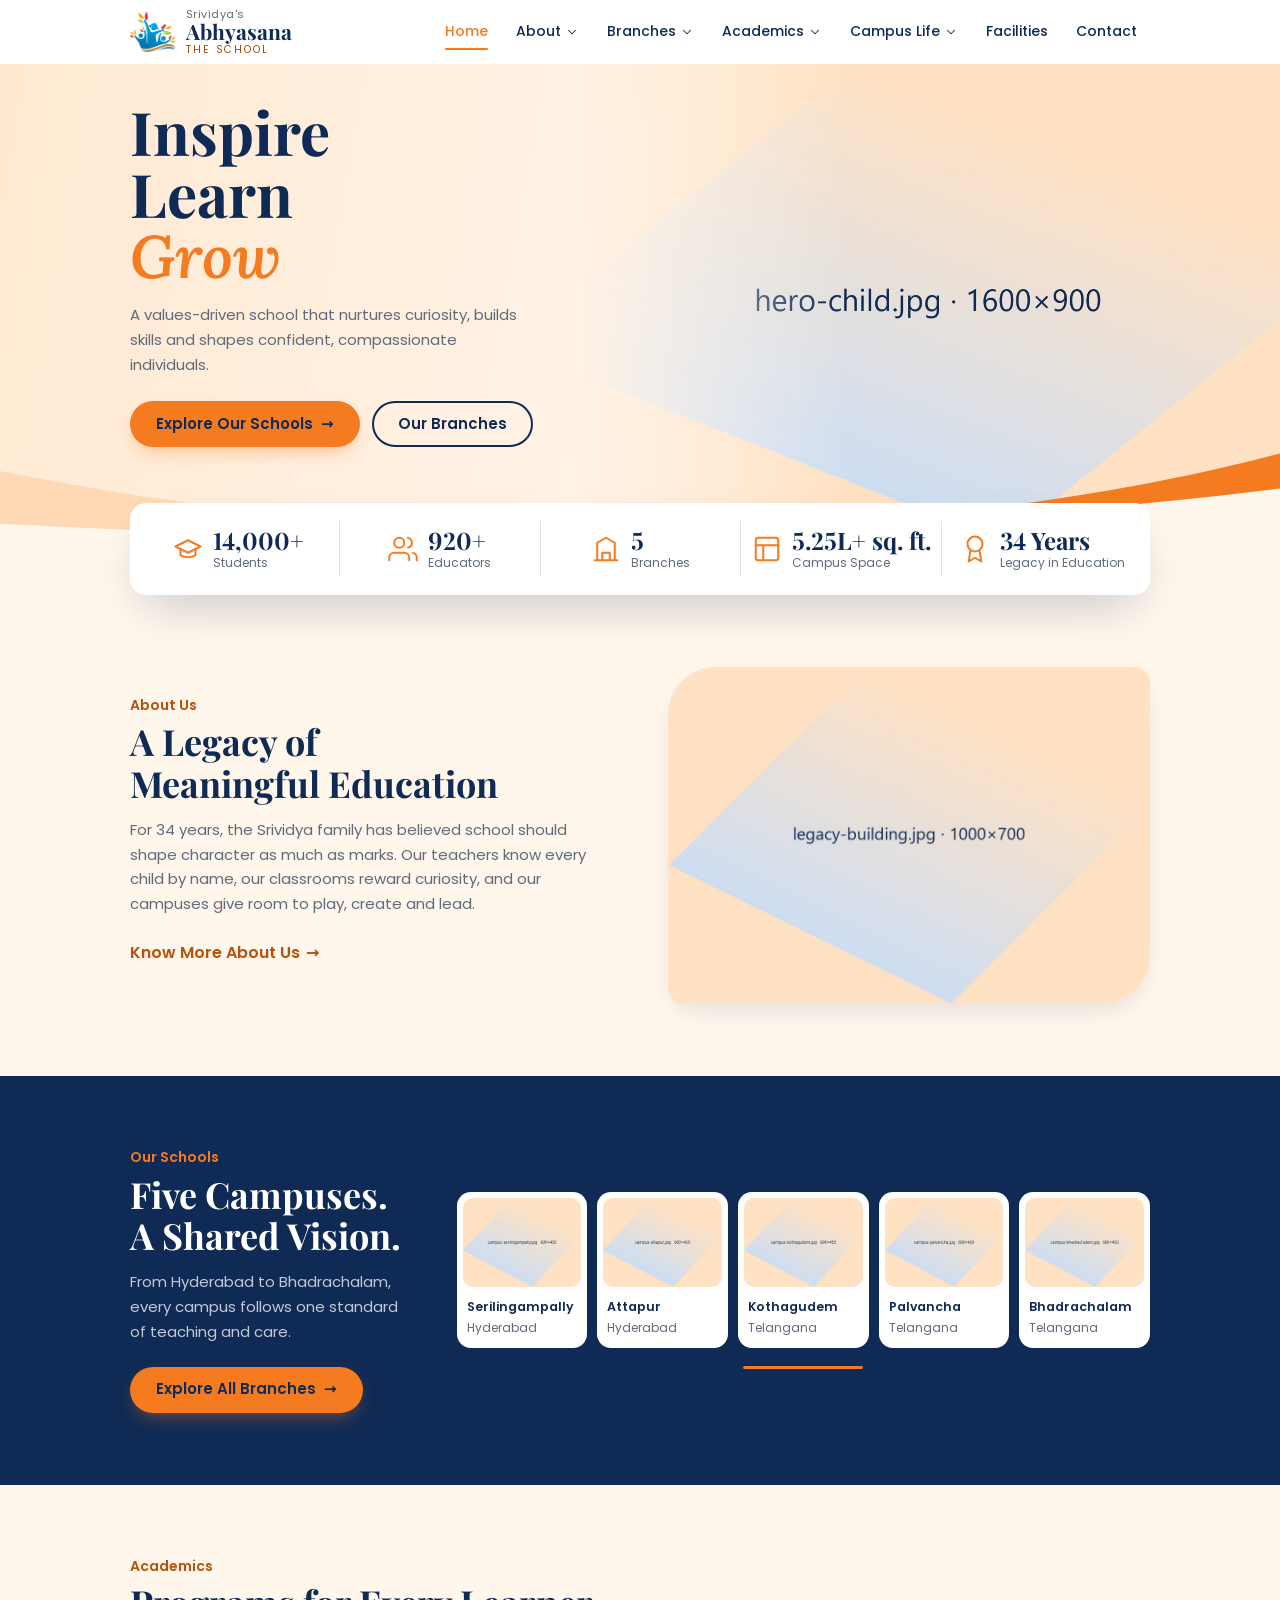
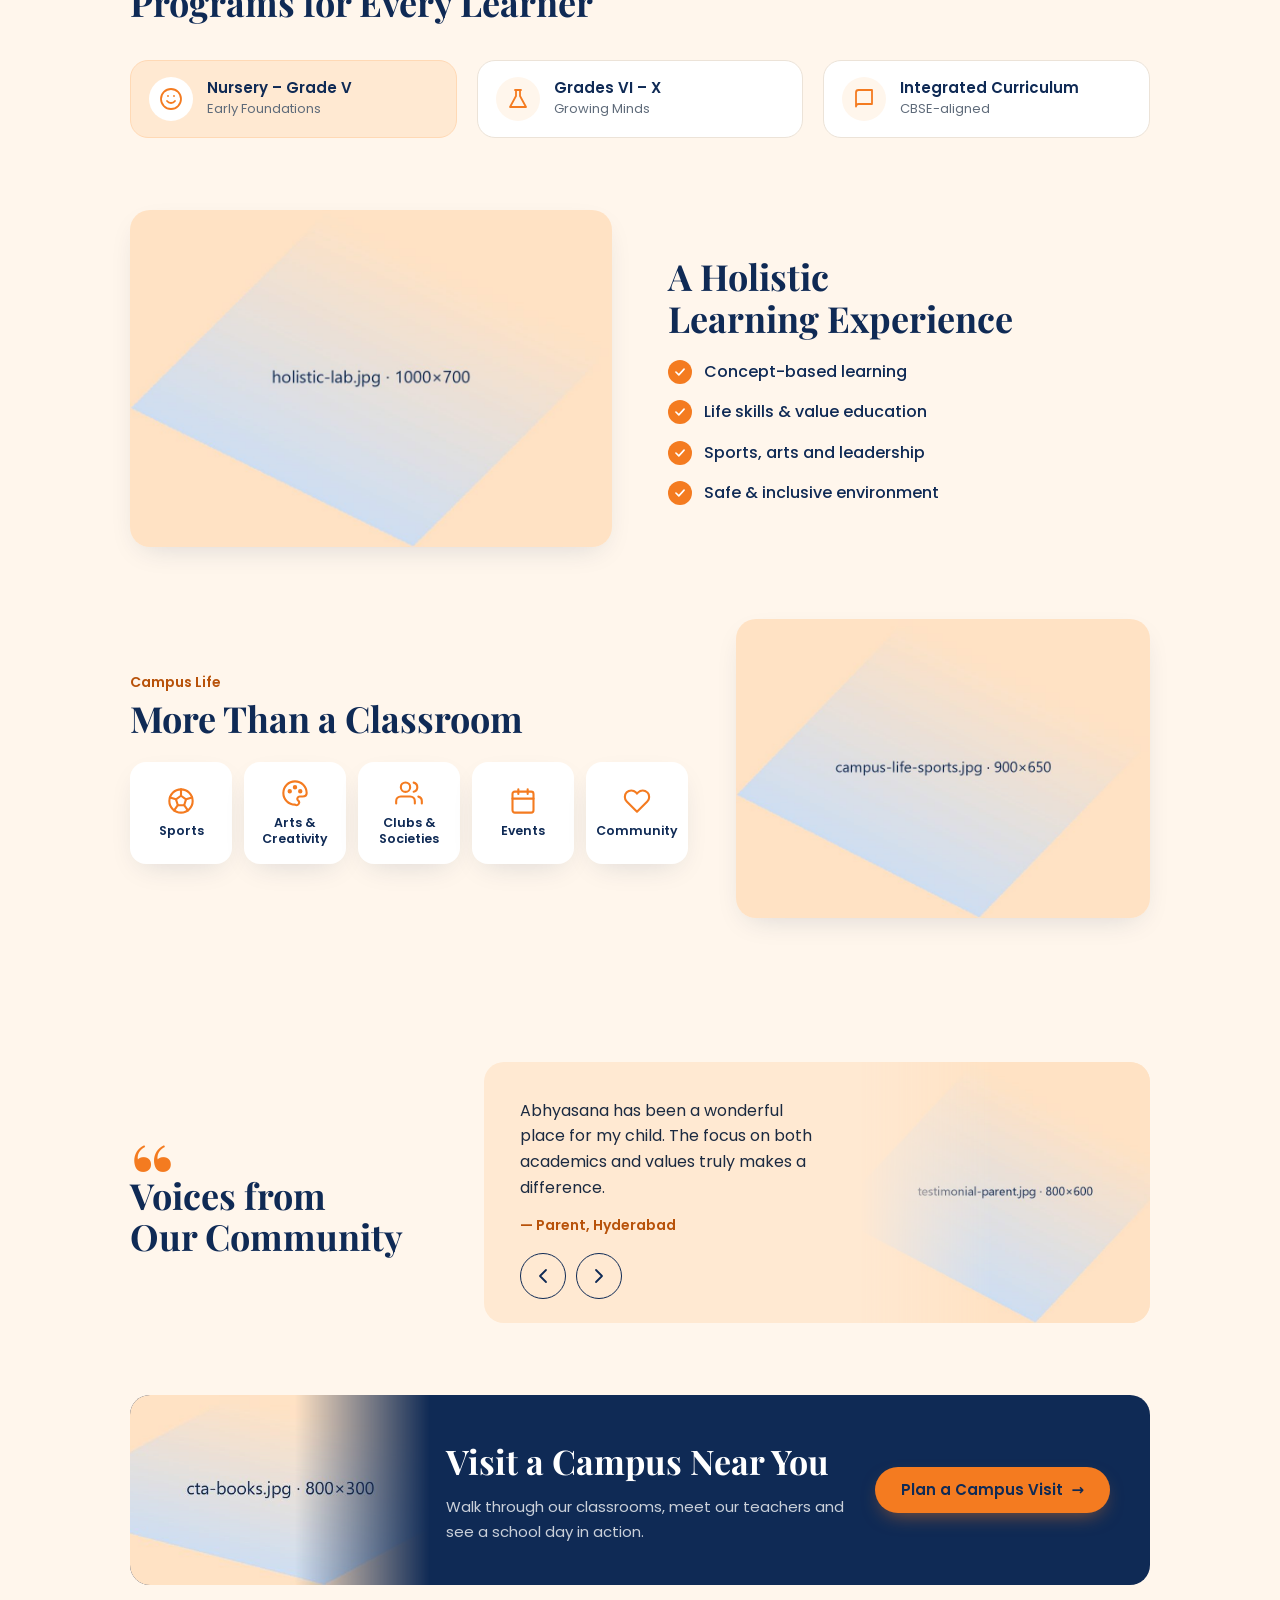
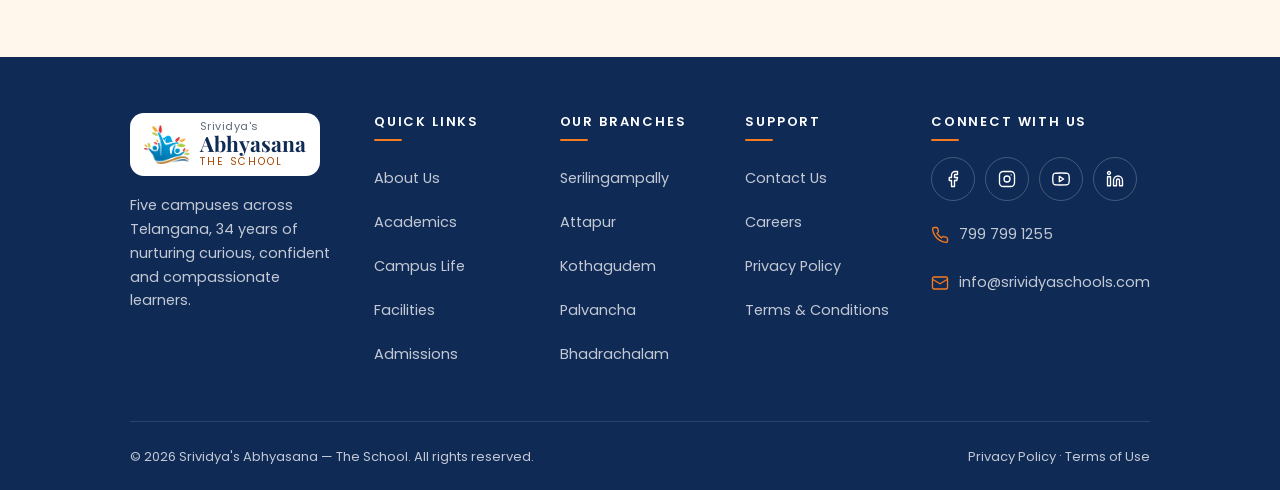
<file: index.html>
<!doctype html>
<html lang="en">
<head>
<meta charset="utf-8">
<meta name="viewport" content="width=device-width, initial-scale=1, viewport-fit=cover">
<title>Srividya's Abhyasana — The School</title>
<meta name="description" content="Srividya's Abhyasana: five campuses across Hyderabad and Telangana, 34 years of nurturing confident learners.">
<link rel="preconnect" href="https://fonts.googleapis.com">
<link rel="preconnect" href="https://fonts.gstatic.com" crossorigin>
<link rel="stylesheet" href="https://fonts.googleapis.com/css2?family=Lora:ital,wght@1,600&family=Playfair+Display:ital,wght@0,700;1,700&family=Poppins:wght@400;500;600&display=swap">
<link rel="stylesheet" href="css/base.css">
<link rel="stylesheet" href="css/home.css">
</head>
<body>
<div data-header></div>
<main id="main">
  <section class="hero">
    <div class="hero-photo"><img src="img/hero-child.jpg" alt="Smiling student at Srividya's Abhyasana" width="1600" height="900" fetchpriority="high"></div>
    <div class="wrap hero-grid">
      <div class="hero-text reveal">
        <h1><span>Inspire</span><span>Learn</span><em>Grow</em></h1>
        <p class="hero-lead">A values-driven school that nurtures curiosity, builds skills and shapes confident, compassionate individuals.</p>
        <div class="hero-ctas">
          <a class="btn btn-primary" href="branches.html">Explore Our Schools <span aria-hidden="true">→</span></a>
          <a class="btn btn-outline" href="branches.html">Our Branches</a>
        </div>
      </div>
    </div>
    <svg class="hero-swoosh" viewBox="0 0 1440 120" preserveAspectRatio="none" aria-hidden="true">
      <path fill="#FFD9B5" d="M0 30C180 70 380 98 640 118V120H0Z"/>
      <path fill="#F47B20" d="M560 120C1000 104 1250 64 1440 8V120Z"/>
      <path fill="#FFF6EC" d="M0 96C500 126 1000 112 1440 52V120H0Z"/>
    </svg>
  </section>

  <section class="stats" aria-label="Srividya at a glance">
    <div class="wrap">
      <div class="stats-bar reveal">
        <div class="stat"><svg class="icon" viewBox="0 0 24 24" aria-hidden="true"><path d="M22 10 12 5 2 10l10 5 10-5z"/><path d="M6 12v5c3 2 9 2 12 0v-5"/></svg><div><b><span data-count="14000" data-suffix="+">14,000+</span></b><span>Students</span></div></div>
        <div class="stat"><svg class="icon" viewBox="0 0 24 24" aria-hidden="true"><path d="M17 21v-2a4 4 0 0 0-4-4H5a4 4 0 0 0-4 4v2"/><circle cx="9" cy="7" r="4"/><path d="M23 21v-2a4 4 0 0 0-3-3.9M16 3.1a4 4 0 0 1 0 7.8"/></svg><div><b><span data-count="920" data-suffix="+">920+</span></b><span>Educators</span></div></div>
        <div class="stat"><svg class="icon" viewBox="0 0 24 24" aria-hidden="true"><path d="M3 21h18M5 21V7l7-4 7 4v14M9 21v-6h6v6"/></svg><div><b><span data-count="5">5</span></b><span>Branches</span></div></div>
        <div class="stat"><svg class="icon" viewBox="0 0 24 24" aria-hidden="true"><rect x="3" y="3" width="18" height="18" rx="2"/><path d="M3 9h18M9 21V9"/></svg><div><b><span data-count="5.25" data-decimals="2" data-suffix="L+">5.25L+</span> sq. ft.</b><span>Campus Space</span></div></div>
        <div class="stat"><svg class="icon" viewBox="0 0 24 24" aria-hidden="true"><circle cx="12" cy="8" r="6"/><path d="M8.2 13.9 7 22l5-3 5 3-1.2-8.1"/></svg><div><b><span data-count="34">34</span> Years</b><span>Legacy in Education</span></div></div>
      </div>
    </div>
  </section>

  <section class="section">
    <div class="wrap split">
      <div class="split-text reveal">
        <p class="eyebrow">About Us</p>
        <h2>A Legacy of Meaningful Education</h2>
        <p class="lead">For 34 years, the Srividya family has believed school should shape character as much as marks. Our teachers know every child by name, our classrooms reward curiosity, and our campuses give room to play, create and lead.</p>
        <a class="arrow-link" href="about.html">Know More About Us <span aria-hidden="true">→</span></a>
      </div>
      <div class="legacy-img reveal"><img src="img/legacy-building.jpg" alt="Srividya's Abhyasana main school building" loading="lazy" width="1000" height="700"></div>
    </div>
  </section>

  <section class="section navy-sec">
    <div class="wrap schools">
      <div class="reveal">
        <p class="eyebrow">Our Schools</p>
        <h2><span>Five Campuses.</span> <span>A Shared Vision.</span></h2>
        <p class="lead">From Hyderabad to Bhadrachalam, every campus follows one standard of teaching and care.</p>
        <a class="btn btn-primary" href="branches.html">Explore All Branches <span aria-hidden="true">→</span></a>
      </div>
      <div class="schools-rail">
        <div class="hscroll" data-branch-cards></div>
        <div class="progress" aria-hidden="true"><span data-progress></span></div>
      </div>
    </div>
  </section>

  <section class="section">
    <div class="wrap">
      <div class="sec-head reveal">
        <p class="eyebrow">Academics</p>
        <h2>Programs for Every Learner</h2>
      </div>
      <div class="cards-3">
        <a class="prog prog-fill reveal" href="academics.html#programs"><span class="ib"><svg class="icon" viewBox="0 0 24 24" aria-hidden="true"><circle cx="12" cy="12" r="10"/><path d="M8 14s1.5 2 4 2 4-2 4-2M9 9h.01M15 9h.01"/></svg></span><span><h3>Nursery – Grade V</h3><span class="tag">Early Foundations</span></span></a>
        <a class="prog reveal" href="academics.html#programs"><span class="ib"><svg class="icon" viewBox="0 0 24 24" aria-hidden="true"><path d="M9 3h6M10 3v6L4 20h16L14 9V3"/></svg></span><span><h3>Grades VI – X</h3><span class="tag">Growing Minds</span></span></a>
        <a class="prog reveal" href="academics.html#curriculum"><span class="ib"><svg class="icon" viewBox="0 0 24 24" aria-hidden="true"><path d="M4 19.5A2.5 2.5 0 0 1 6.5 17H20V3H6.5A2.5 2.5 0 0 0 4 5.5z"/></svg></span><span><h3>Integrated Curriculum</h3><span class="tag">CBSE-aligned</span></span></a>
      </div>
    </div>
  </section>

  <section class="section pt0">
    <div class="wrap split">
      <div class="holistic-img reveal"><img src="img/holistic-lab.jpg" alt="Students doing a hands-on science activity" loading="lazy" width="1000" height="700"></div>
      <div class="split-text reveal">
        <h2>A Holistic Learning Experience</h2>
        <ul class="ticks">
          <li><span class="tick"><svg class="icon" viewBox="0 0 24 24" aria-hidden="true"><path d="m5 12 5 5 9-10"/></svg></span>Concept-based learning</li>
          <li><span class="tick"><svg class="icon" viewBox="0 0 24 24" aria-hidden="true"><path d="m5 12 5 5 9-10"/></svg></span>Life skills &amp; value education</li>
          <li><span class="tick"><svg class="icon" viewBox="0 0 24 24" aria-hidden="true"><path d="m5 12 5 5 9-10"/></svg></span>Sports, arts and leadership</li>
          <li><span class="tick"><svg class="icon" viewBox="0 0 24 24" aria-hidden="true"><path d="m5 12 5 5 9-10"/></svg></span>Safe &amp; inclusive environment</li>
        </ul>
      </div>
    </div>
  </section>

  <section class="section life">
    <div class="wrap life-grid">
      <div>
        <div class="reveal">
          <p class="eyebrow">Campus Life</p>
          <h2>More Than a Classroom</h2>
        </div>
        <div class="tiles">
          <a class="tile reveal" href="campus-life.html#sports"><svg class="icon" viewBox="0 0 24 24" aria-hidden="true"><circle cx="12" cy="12" r="10"/><path d="m12 7.5 4.3 3.1-1.6 5H9.3l-1.6-5z"/><path d="M12 2v5.5M16.3 10.6l5.2-1.7M14.7 15.6l3.2 4.4M9.3 15.6 6.1 20M7.7 10.6 2.5 8.9"/></svg><b>Sports</b></a>
          <a class="tile reveal" href="campus-life.html#arts"><svg class="icon" viewBox="0 0 24 24" aria-hidden="true"><path d="M12 22a10 10 0 1 1 10-10c0 2.5-2 3-3.5 3H16a2 2 0 0 0-1.5 3.3A2 2 0 0 1 12 22z"/><circle cx="7.5" cy="10.5" r="1"/><circle cx="12" cy="7" r="1"/><circle cx="16.5" cy="10.5" r="1"/></svg><b>Arts &amp; Creativity</b></a>
          <a class="tile reveal" href="campus-life.html#clubs"><svg class="icon" viewBox="0 0 24 24" aria-hidden="true"><path d="M17 21v-2a4 4 0 0 0-4-4H5a4 4 0 0 0-4 4v2"/><circle cx="9" cy="7" r="4"/><path d="M23 21v-2a4 4 0 0 0-3-3.9M16 3.1a4 4 0 0 1 0 7.8"/></svg><b>Clubs &amp; Societies</b></a>
          <a class="tile reveal" href="campus-life.html#events"><svg class="icon" viewBox="0 0 24 24" aria-hidden="true"><rect x="3" y="4" width="18" height="18" rx="2"/><path d="M16 2v4M8 2v4M3 10h18"/></svg><b>Events</b></a>
          <a class="tile reveal" href="campus-life.html#community"><svg class="icon" viewBox="0 0 24 24" aria-hidden="true"><path d="M20.8 4.6a5.5 5.5 0 0 0-7.8 0L12 5.7l-1-1.1a5.5 5.5 0 0 0-7.8 7.8L12 21.2l8.8-8.8a5.5 5.5 0 0 0 0-7.8z"/></svg><b>Community</b></a>
        </div>
      </div>
      <div class="life-photo reveal"><img src="img/campus-life-sports.jpg" alt="Students playing on the school sports field" loading="lazy" width="900" height="650"></div>
    </div>
  </section>

  <section class="section">
    <div class="wrap">
      <div class="voices">
        <div class="voices-head reveal">
          <span class="qm" aria-hidden="true">“</span>
          <h2>Voices from Our Community</h2>
        </div>
        <div class="voice-card reveal" data-carousel>
          <div class="voice-main">
            <div class="track" tabindex="0" aria-label="Testimonials">
              <blockquote class="quote"><p>Abhyasana has been a wonderful place for my child. The focus on both academics and values truly makes a difference.</p><footer>— Parent, Hyderabad</footer></blockquote>
              <blockquote class="quote"><p>The teachers call to share good news, not just concerns. That made all the difference for our family.</p><footer>— Parent, Attapur</footer></blockquote>
              <blockquote class="quote"><p>Labs, sports and studies are balanced well. My son looks forward to school every single morning.</p><footer>— Parent, Kothagudem</footer></blockquote>
            </div>
            <div class="car-nav">
              <button class="car-btn" type="button" data-prev aria-label="Previous testimonial"><svg class="icon" viewBox="0 0 24 24" aria-hidden="true"><path d="m15 18-6-6 6-6"/></svg></button>
              <button class="car-btn" type="button" data-next aria-label="Next testimonial"><svg class="icon" viewBox="0 0 24 24" aria-hidden="true"><path d="m9 18 6-6-6-6"/></svg></button>
            </div>
          </div>
          <div class="voice-photo"><img src="img/testimonial-parent.jpg" alt="A parent with their child" loading="lazy" width="800" height="600"></div>
        </div>
      </div>
    </div>
  </section>

  <section class="section pt0">
    <div class="wrap">
      <div class="cta-banner reveal">
        <img src="img/cta-books.jpg" alt="Stack of books in the school library" loading="lazy" width="800" height="300">
        <div class="cta-text">
          <h2>Visit a Campus Near You</h2>
          <p>Walk through our classrooms, meet our teachers and see a school day in action.</p>
        </div>
        <a class="btn btn-primary" href="contact.html#enquiry">Plan a Campus Visit <span aria-hidden="true">→</span></a>
      </div>
    </div>
  </section>
</main>
<div data-footer></div>
<script src="data/branches.js"></script>
<script src="js/layout.js"></script>
<script src="js/main.js"></script>
</body>
</html>
</file>
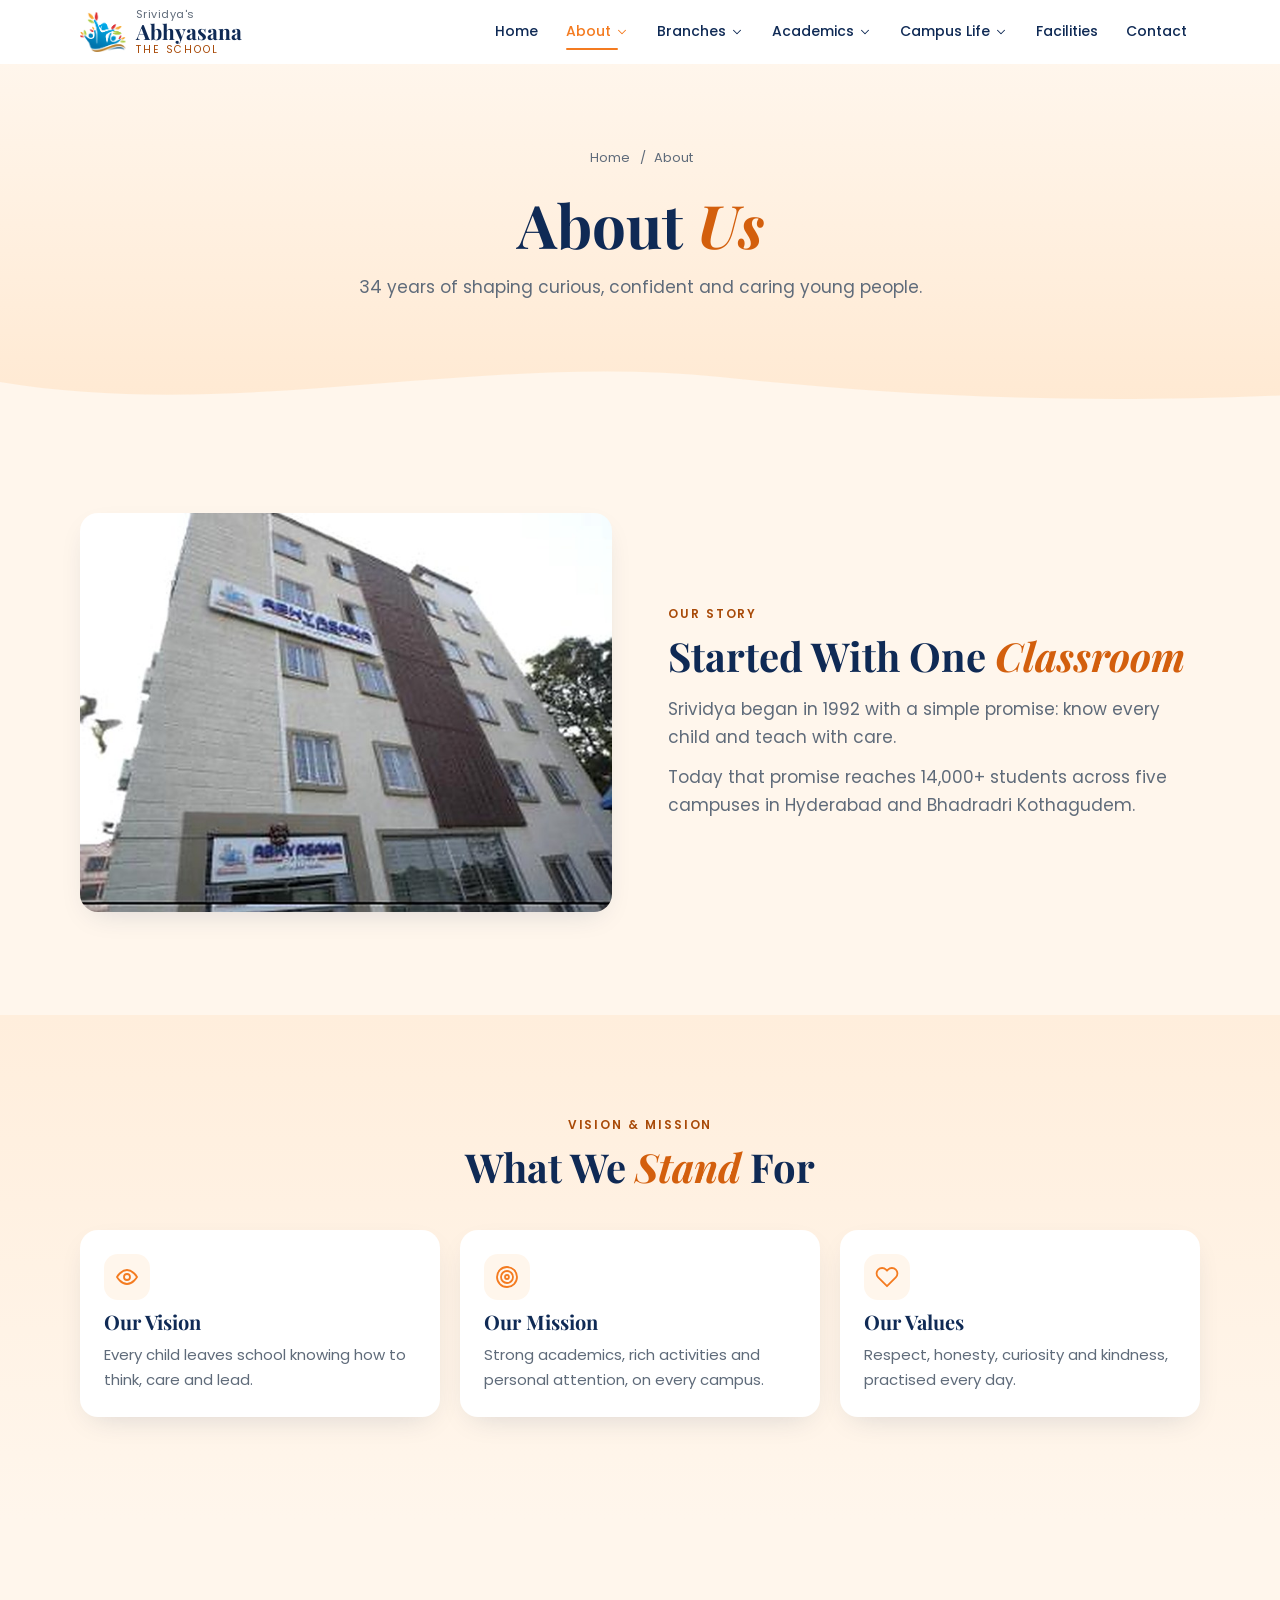
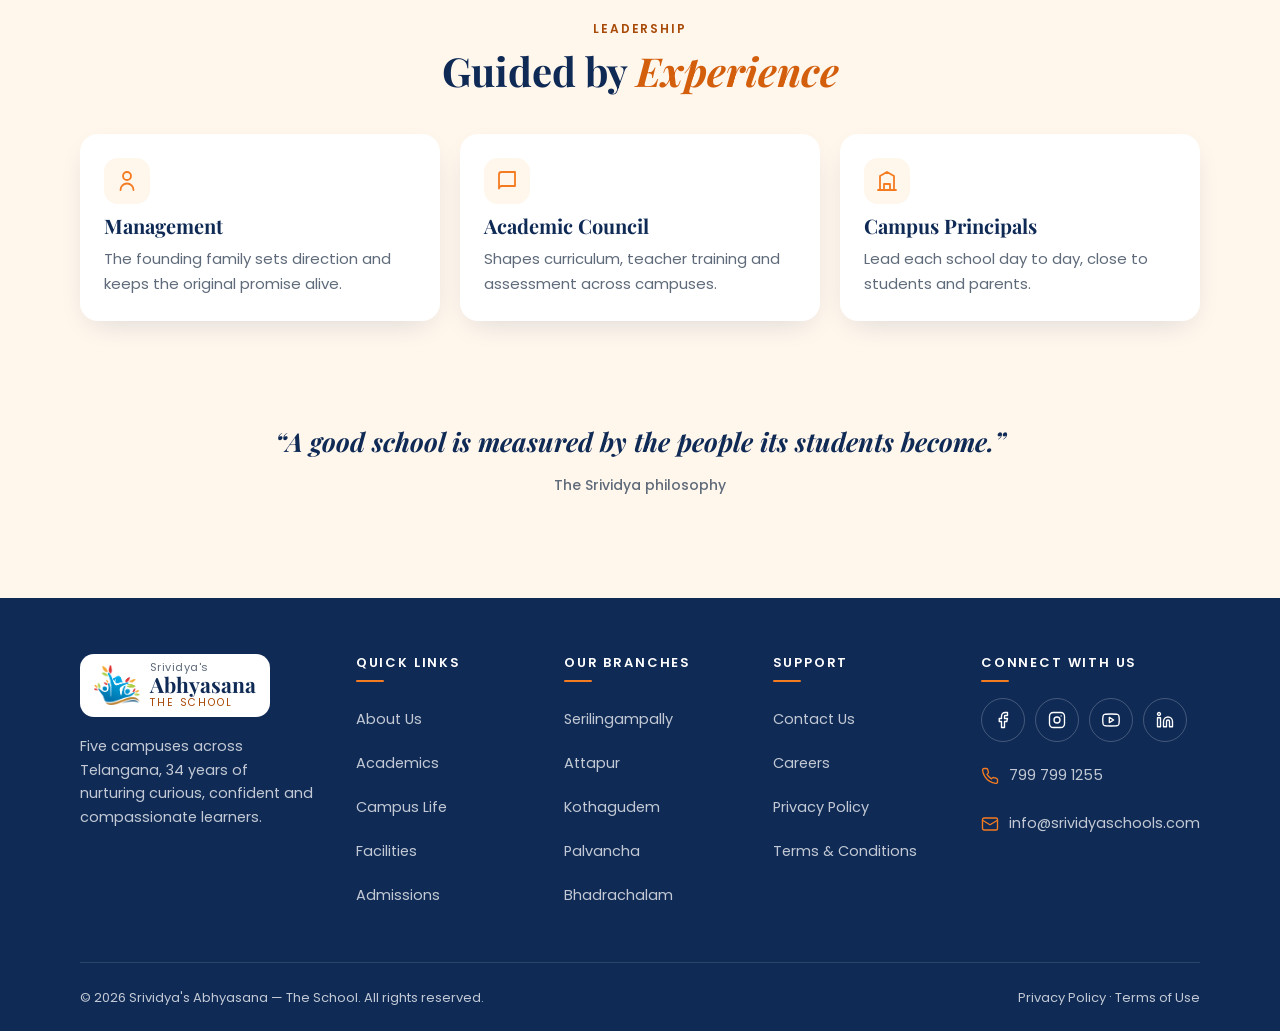
<file: about.html>
<!doctype html>
<html lang="en">
<head>
<meta charset="utf-8">
<meta name="viewport" content="width=device-width, initial-scale=1, viewport-fit=cover">
<title>About Us — Srividya's Abhyasana</title>
<meta name="description" content="Our story, vision and leadership: 34 years of Srividya's Abhyasana across five campuses in Telangana.">
<link rel="preconnect" href="https://fonts.googleapis.com">
<link rel="preconnect" href="https://fonts.gstatic.com" crossorigin>
<link rel="stylesheet" href="https://fonts.googleapis.com/css2?family=Playfair+Display:ital,wght@0,700;1,700&family=Poppins:wght@400;500;600&display=swap">
<link rel="stylesheet" href="css/base.css">
<link rel="stylesheet" href="css/page.css">
</head>
<body>
<div data-header></div>
<main id="main">
  <section class="inner-hero wave-bg">
    <div class="wrap reveal">
      <nav class="crumbs" aria-label="Breadcrumb"><a href="index.html">Home</a><span aria-hidden="true">/</span><span>About</span></nav>
      <h1>About <em>Us</em></h1>
      <p class="lead">34 years of shaping curious, confident and caring young people.</p>
    </div>
  </section>

  <section class="section" id="story">
    <div class="wrap ov">
      <div class="media reveal"><img src="img/building.jpg" alt="Srividya's Abhyasana school building" loading="lazy" width="744" height="588"></div>
      <div class="reveal">
        <p class="eyebrow">Our Story</p>
        <h2 class="sec-title">Started With One <em>Classroom</em></h2>
        <p class="lead">Srividya began in 1992 with a simple promise: know every child and teach with care.</p>
        <p class="lead">Today that promise reaches 14,000+ students across five campuses in Hyderabad and Bhadradri Kothagudem.</p>
      </div>
    </div>
  </section>

  <section class="section alt" id="vision">
    <div class="wrap">
      <div class="sec-head center reveal"><p class="eyebrow">Vision &amp; Mission</p><h2>What We <em>Stand</em> For</h2></div>
      <div class="info-grid">
        <div class="card info reveal"><span class="ib"><svg class="icon" viewBox="0 0 24 24" aria-hidden="true"><path d="M2 12s4-7 10-7 10 7 10 7-4 7-10 7S2 12 2 12z"/><circle cx="12" cy="12" r="3"/></svg></span><h3>Our Vision</h3><p>Every child leaves school knowing how to think, care and lead.</p></div>
        <div class="card info reveal"><span class="ib"><svg class="icon" viewBox="0 0 24 24" aria-hidden="true"><circle cx="12" cy="12" r="10"/><circle cx="12" cy="12" r="6"/><circle cx="12" cy="12" r="2"/></svg></span><h3>Our Mission</h3><p>Strong academics, rich activities and personal attention, on every campus.</p></div>
        <div class="card info reveal"><span class="ib"><svg class="icon" viewBox="0 0 24 24" aria-hidden="true"><path d="M20.8 4.6a5.5 5.5 0 0 0-7.8 0L12 5.7l-1-1.1a5.5 5.5 0 0 0-7.8 7.8L12 21.2l8.8-8.8a5.5 5.5 0 0 0 0-7.8z"/></svg></span><h3>Our Values</h3><p>Respect, honesty, curiosity and kindness, practised every day.</p></div>
      </div>
    </div>
  </section>

  <section class="section" id="leadership">
    <div class="wrap">
      <div class="sec-head center reveal"><p class="eyebrow">Leadership</p><h2>Guided by <em>Experience</em></h2></div>
      <div class="info-grid">
        <div class="card info reveal"><span class="ib"><svg class="icon" viewBox="0 0 24 24" aria-hidden="true"><circle cx="12" cy="7" r="4"/><path d="M5.5 21a6.5 6.5 0 0 1 13 0"/></svg></span><h3>Management</h3><p>The founding family sets direction and keeps the original promise alive.</p></div>
        <div class="card info reveal"><span class="ib"><svg class="icon" viewBox="0 0 24 24" aria-hidden="true"><path d="M4 19.5A2.5 2.5 0 0 1 6.5 17H20V3H6.5A2.5 2.5 0 0 0 4 5.5z"/></svg></span><h3>Academic Council</h3><p>Shapes curriculum, teacher training and assessment across campuses.</p></div>
        <div class="card info reveal"><span class="ib"><svg class="icon" viewBox="0 0 24 24" aria-hidden="true"><path d="M3 21h18M5 21V7l7-4 7 4v14M9 21v-6h6v6"/></svg></span><h3>Campus Principals</h3><p>Lead each school day to day, close to students and parents.</p></div>
      </div>
    </div>
  </section>

  <section class="section pt0">
    <div class="wrap reveal"><p class="quote-band">“A good school is measured by the people its students become.”<cite>The Srividya philosophy</cite></p></div>
  </section>
</main>
<div data-footer></div>
<script src="data/branches.js"></script>
<script src="js/layout.js"></script>
<script src="js/main.js"></script>
</body>
</html>
</file>
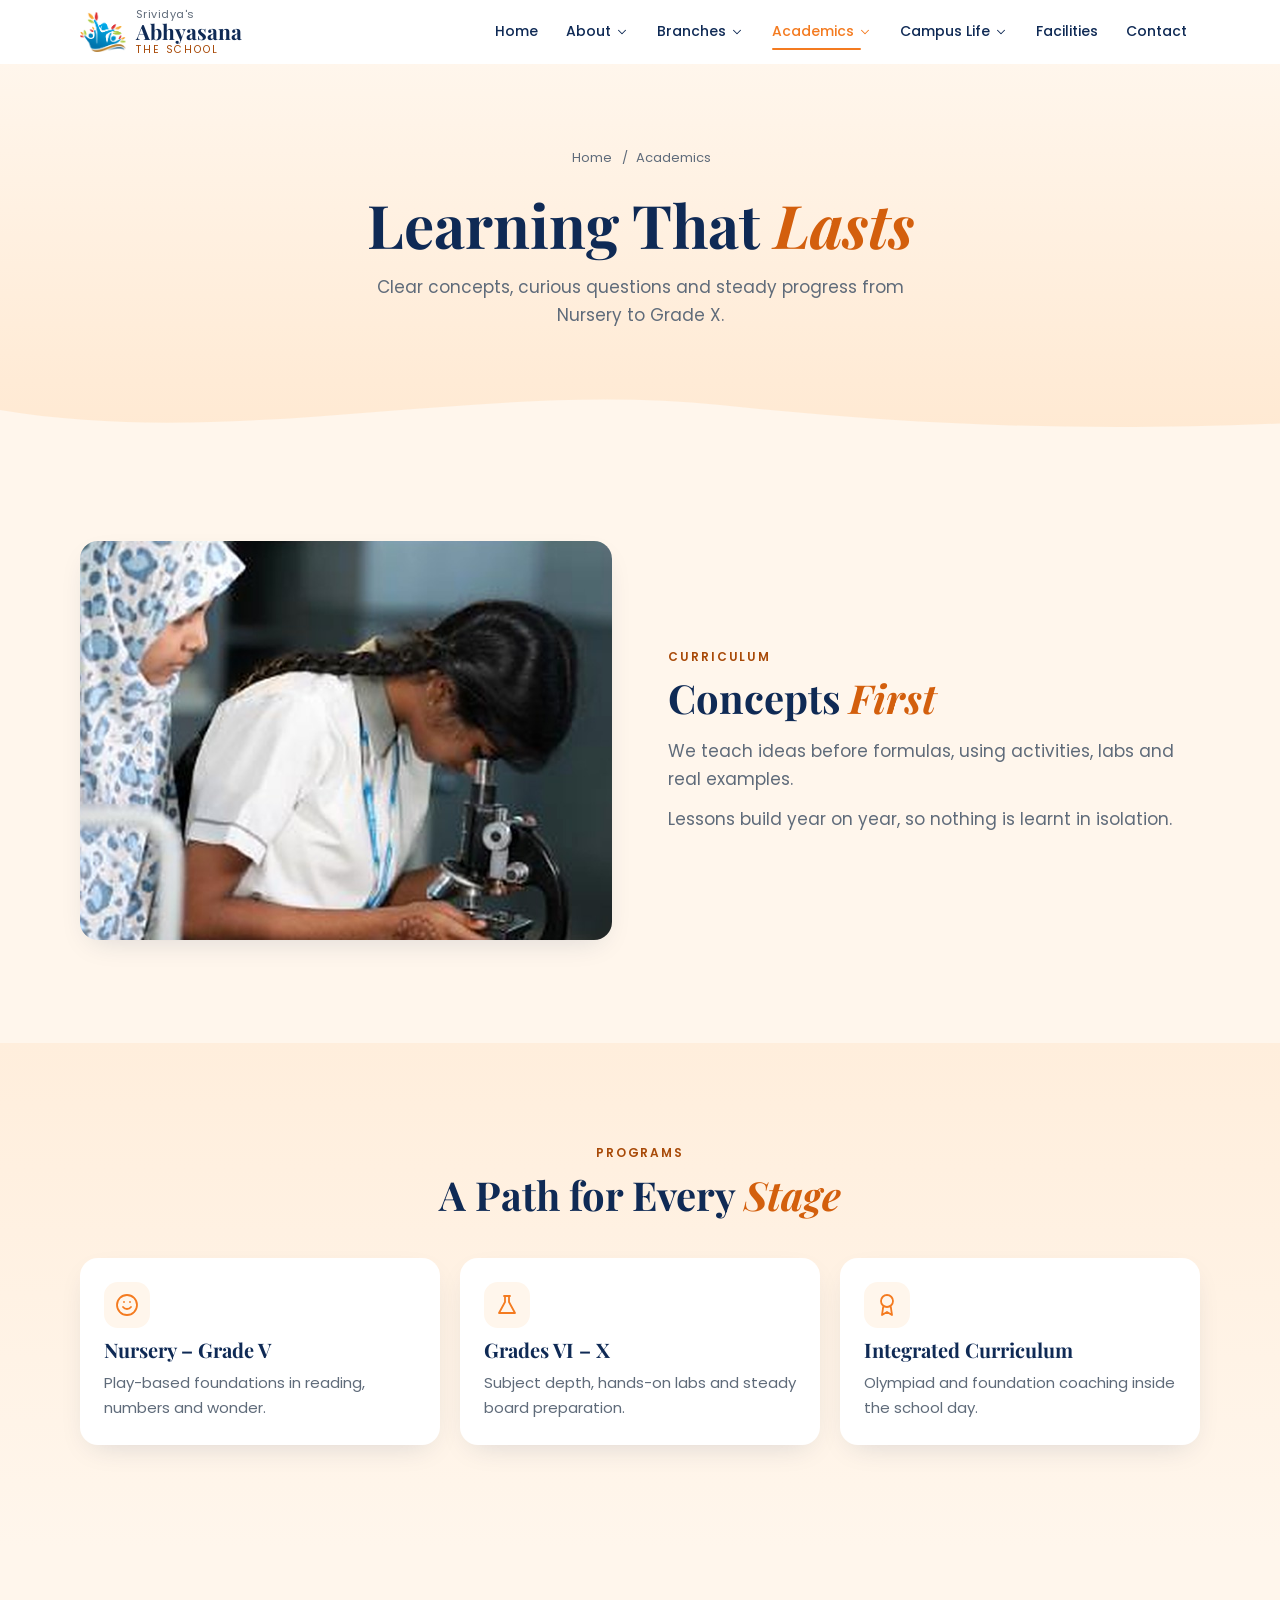
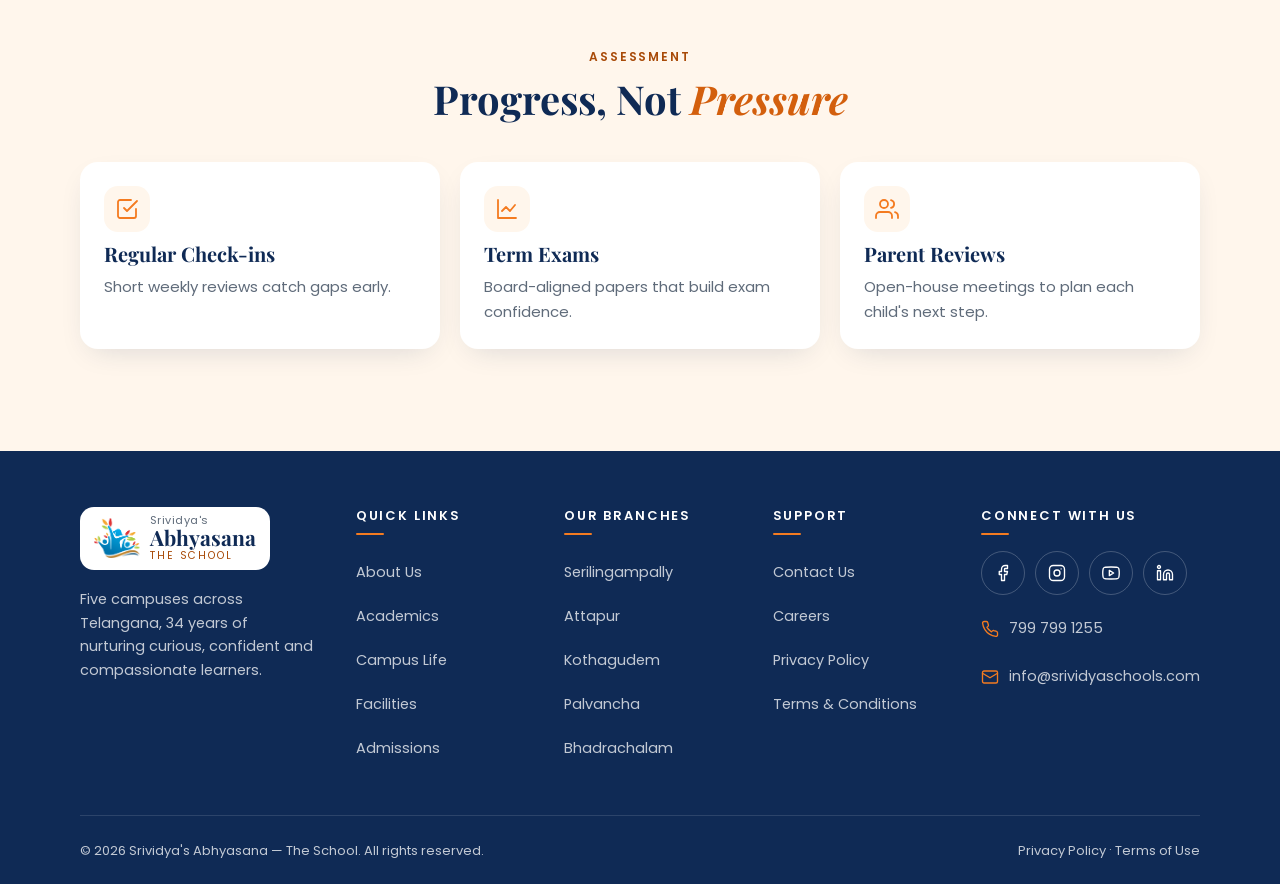
<file: academics.html>
<!doctype html>
<html lang="en">
<head>
<meta charset="utf-8">
<meta name="viewport" content="width=device-width, initial-scale=1, viewport-fit=cover">
<title>Academics — Srividya's Abhyasana</title>
<meta name="description" content="Curriculum, programs and assessment at Srividya's Abhyasana, from Nursery to Grade X.">
<link rel="preconnect" href="https://fonts.googleapis.com">
<link rel="preconnect" href="https://fonts.gstatic.com" crossorigin>
<link rel="stylesheet" href="https://fonts.googleapis.com/css2?family=Playfair+Display:ital,wght@0,700;1,700&family=Poppins:wght@400;500;600&display=swap">
<link rel="stylesheet" href="css/base.css">
<link rel="stylesheet" href="css/page.css">
</head>
<body>
<div data-header></div>
<main id="main">
  <section class="inner-hero wave-bg">
    <div class="wrap reveal">
      <nav class="crumbs" aria-label="Breadcrumb"><a href="index.html">Home</a><span aria-hidden="true">/</span><span>Academics</span></nav>
      <h1>Learning That <em>Lasts</em></h1>
      <p class="lead">Clear concepts, curious questions and steady progress from Nursery to Grade X.</p>
    </div>
  </section>

  <section class="section" id="curriculum">
    <div class="wrap ov">
      <div class="media reveal"><img src="img/growing-minds.jpg" alt="Students working together on a classroom activity" loading="lazy" width="746" height="528"></div>
      <div class="reveal">
        <p class="eyebrow">Curriculum</p>
        <h2 class="sec-title">Concepts <em>First</em></h2>
        <p class="lead">We teach ideas before formulas, using activities, labs and real examples.</p>
        <p class="lead">Lessons build year on year, so nothing is learnt in isolation.</p>
      </div>
    </div>
  </section>

  <section class="section alt" id="programs">
    <div class="wrap">
      <div class="sec-head center reveal"><p class="eyebrow">Programs</p><h2>A Path for Every <em>Stage</em></h2></div>
      <div class="info-grid">
        <div class="card info reveal"><span class="ib"><svg class="icon" viewBox="0 0 24 24" aria-hidden="true"><circle cx="12" cy="12" r="10"/><path d="M8 14s1.5 2 4 2 4-2 4-2M9 9h.01M15 9h.01"/></svg></span><h3>Nursery – Grade V</h3><p>Play-based foundations in reading, numbers and wonder.</p></div>
        <div class="card info reveal"><span class="ib"><svg class="icon" viewBox="0 0 24 24" aria-hidden="true"><path d="M9 3h6M10 3v6L4 20h16L14 9V3"/></svg></span><h3>Grades VI – X</h3><p>Subject depth, hands-on labs and steady board preparation.</p></div>
        <div class="card info reveal"><span class="ib"><svg class="icon" viewBox="0 0 24 24" aria-hidden="true"><circle cx="12" cy="8" r="6"/><path d="M8.2 13.9 7 22l5-3 5 3-1.2-8.1"/></svg></span><h3>Integrated Curriculum</h3><p>Olympiad and foundation coaching inside the school day.</p></div>
      </div>
    </div>
  </section>

  <section class="section" id="assessment">
    <div class="wrap">
      <div class="sec-head center reveal"><p class="eyebrow">Assessment</p><h2>Progress, Not <em>Pressure</em></h2></div>
      <div class="info-grid">
        <div class="card info reveal"><span class="ib"><svg class="icon" viewBox="0 0 24 24" aria-hidden="true"><path d="M9 11l3 3L22 4"/><path d="M21 12v7a2 2 0 0 1-2 2H5a2 2 0 0 1-2-2V5a2 2 0 0 1 2-2h11"/></svg></span><h3>Regular Check-ins</h3><p>Short weekly reviews catch gaps early.</p></div>
        <div class="card info reveal"><span class="ib"><svg class="icon" viewBox="0 0 24 24" aria-hidden="true"><path d="M3 3v18h18"/><path d="m7 14 4-4 4 4 5-6"/></svg></span><h3>Term Exams</h3><p>Board-aligned papers that build exam confidence.</p></div>
        <div class="card info reveal"><span class="ib"><svg class="icon" viewBox="0 0 24 24" aria-hidden="true"><path d="M17 21v-2a4 4 0 0 0-4-4H5a4 4 0 0 0-4 4v2"/><circle cx="9" cy="7" r="4"/><path d="M23 21v-2a4 4 0 0 0-3-3.9M16 3.1a4 4 0 0 1 0 7.8"/></svg></span><h3>Parent Reviews</h3><p>Open-house meetings to plan each child's next step.</p></div>
      </div>
    </div>
  </section>
</main>
<div data-footer></div>
<script src="data/branches.js"></script>
<script src="js/layout.js"></script>
<script src="js/main.js"></script>
</body>
</html>
</file>
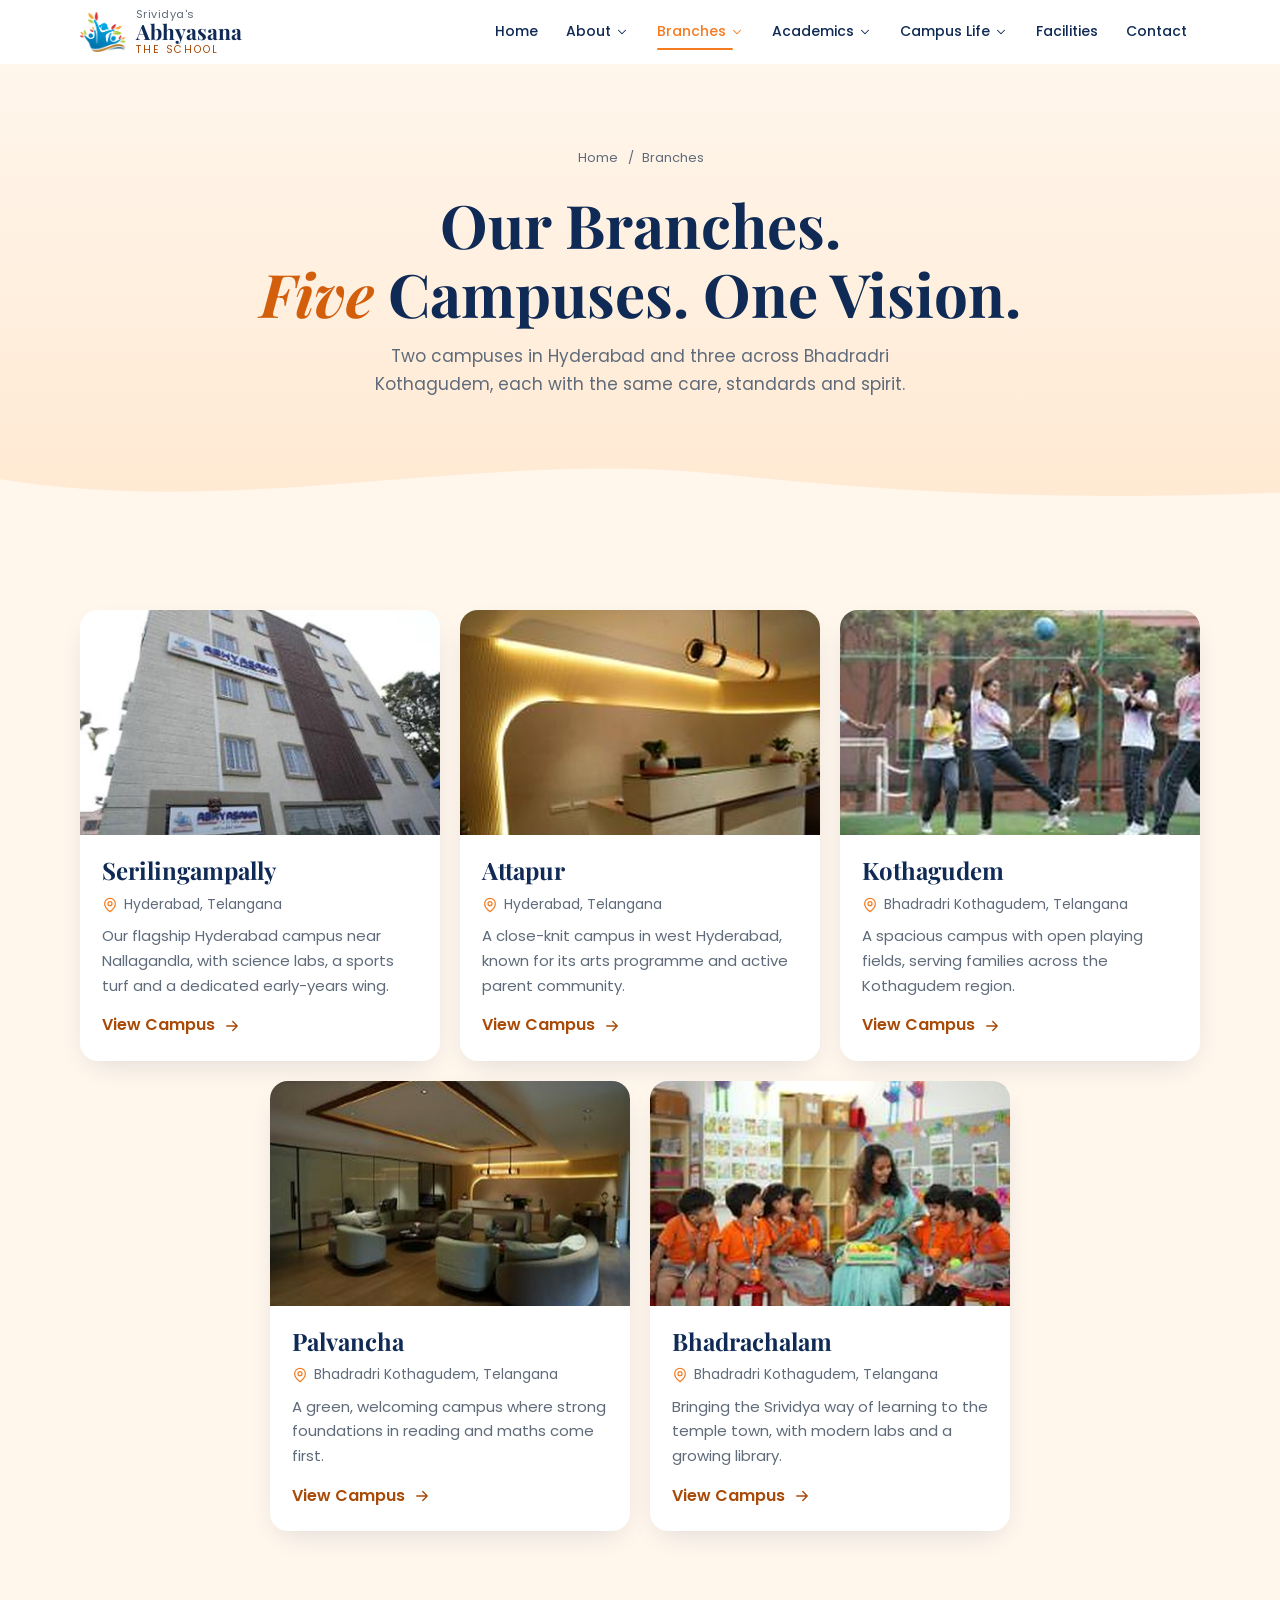
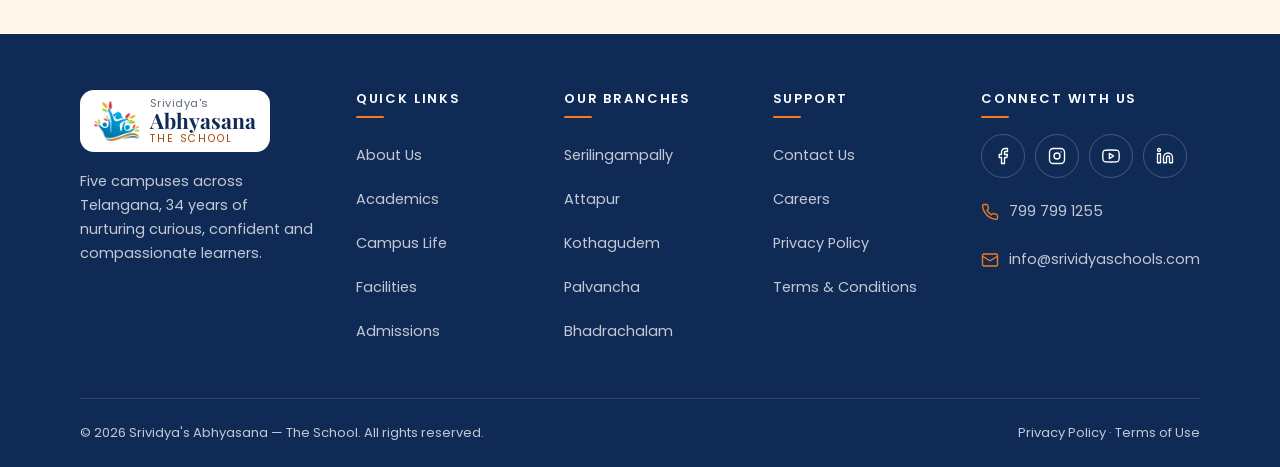
<file: branch.html>
<!doctype html>
<html lang="en">
<head>
<meta charset="utf-8">
<meta name="viewport" content="width=device-width, initial-scale=1, viewport-fit=cover">
<title>Campus — Srividya's Abhyasana</title>
<meta name="description" content="Campus details for Srividya's Abhyasana.">
<link rel="preconnect" href="https://fonts.googleapis.com">
<link rel="preconnect" href="https://fonts.gstatic.com" crossorigin>
<link rel="stylesheet" href="https://fonts.googleapis.com/css2?family=Playfair+Display:ital,wght@0,700;1,700&family=Poppins:wght@400;500;600&display=swap">
<link rel="stylesheet" href="css/base.css">
<link rel="stylesheet" href="css/page.css">
<script src="data/branches.js"></script>
<script src="js/branch.js"></script>
</head>
<body>
<div data-header></div>
<main id="main">
  <section class="b-hero wave-bg">
    <div class="wrap b-hero-grid">
      <div class="reveal">
        <nav class="crumbs crumbs-left" aria-label="Breadcrumb"><a href="index.html">Home</a><span aria-hidden="true">/</span><a href="branches.html">Branches</a><span aria-hidden="true">/</span><span data-b="name"></span></nav>
        <p class="eyebrow">Srividya's Abhyasana</p>
        <h1><span data-b="name"></span> <em>Campus</em></h1>
        <p class="loc"><svg class="icon" viewBox="0 0 24 24" aria-hidden="true"><path d="M20 10c0 6-8 12-8 12S4 16 4 10a8 8 0 0 1 16 0z"/><circle cx="12" cy="10" r="3"/></svg><span data-b="location"></span></p>
        <p class="lead" data-b="blurb"></p>
        <div class="btn-row">
          <a class="btn btn-primary" data-b="directions" target="_blank" rel="noopener"><svg class="icon" viewBox="0 0 24 24" aria-hidden="true"><path d="m3 11 19-9-9 19-2-8z"/></svg>Get Directions</a>
          <a class="btn btn-outline" href="#facilities"><svg class="icon" viewBox="0 0 24 24" aria-hidden="true"><rect x="3" y="3" width="18" height="18" rx="2"/><circle cx="9" cy="9" r="2"/><path d="m21 15-5-5L5 21"/></svg>Campus Gallery</a>
        </div>
      </div>
      <div class="b-hero-img reveal"><img data-b="image" alt="" width="640" height="480"></div>
    </div>
  </section>

  <nav class="tabs" aria-label="Campus sections">
    <ul class="wrap">
      <li><a href="#overview">Overview</a></li>
      <li><a href="#academics">Academics</a></li>
      <li><a href="#facilities">Facilities</a></li>
      <li><a href="#campus-life">Campus Life</a></li>
      <li><a href="#team">Our Team</a></li>
    </ul>
  </nav>

  <section class="section b-sec" id="overview">
    <div class="wrap ov">
      <div class="reveal">
        <p class="eyebrow">Overview</p>
        <h2 class="sec-title">Campus <em>Overview</em></h2>
        <p class="lead">The <span data-b="name"></span> campus brings the Srividya way of learning to families in <span data-b="city"></span>, from Nursery to Grade X.</p>
        <p class="lead">Small sections, experienced teachers and a calm, safe campus help every child settle in and do their best.</p>
      </div>
      <div class="stat-tiles reveal">
        <div class="stat-tile"><span class="ib"><svg class="icon" viewBox="0 0 24 24" aria-hidden="true"><path d="M22 10 12 5 2 10l10 5 10-5z"/><path d="M6 12v5c3 2 9 2 12 0v-5"/></svg></span><b data-b="students"></b><span>Students</span></div>
        <div class="stat-tile"><span class="ib"><svg class="icon" viewBox="0 0 24 24" aria-hidden="true"><path d="M17 21v-2a4 4 0 0 0-4-4H5a4 4 0 0 0-4 4v2"/><circle cx="9" cy="7" r="4"/><path d="M23 21v-2a4 4 0 0 0-3-3.9M16 3.1a4 4 0 0 1 0 7.8"/></svg></span><b data-b="educators"></b><span>Educators</span></div>
        <div class="stat-tile"><span class="ib"><svg class="icon" viewBox="0 0 24 24" aria-hidden="true"><path d="M3 21h18M5 21V7l7-4 7 4v14M9 21v-6h6v6"/></svg></span><b data-b="area"></b><span>Sq ft campus</span></div>
      </div>
    </div>
  </section>

  <section class="section b-sec pt0" id="academics">
    <div class="wrap">
      <div class="sec-head reveal"><p class="eyebrow">Academics</p><h2>Learning at <em data-b="name"></em></h2></div>
      <div class="info-grid">
        <div class="card info reveal"><span class="ib"><svg class="icon" viewBox="0 0 24 24" aria-hidden="true"><path d="M4 19.5A2.5 2.5 0 0 1 6.5 17H20V3H6.5A2.5 2.5 0 0 0 4 5.5z"/></svg></span><h3>Nursery – Grade V</h3><p>Play-based foundations in language, numbers and curiosity.</p></div>
        <div class="card info reveal"><span class="ib"><svg class="icon" viewBox="0 0 24 24" aria-hidden="true"><path d="M9 3h6M10 3v6L4 20h16L14 9V3"/></svg></span><h3>Grades VI – X</h3><p>Concept-first teaching, hands-on labs and steady board preparation.</p></div>
        <div class="card info reveal"><span class="ib"><svg class="icon" viewBox="0 0 24 24" aria-hidden="true"><circle cx="12" cy="8" r="6"/><path d="M8.2 13.9 7 22l5-3 5 3-1.2-8.1"/></svg></span><h3>Integrated Curriculum</h3><p>Olympiad and foundation coaching woven into the school day.</p></div>
      </div>
    </div>
  </section>

  <section class="section b-sec wave-bg" id="facilities">
    <div class="wrap">
      <div class="sec-head reveal"><p class="eyebrow">Facilities</p><h2>Campus <em>Highlights</em></h2></div>
      <div class="hl-grid" data-b="highlights"></div>
    </div>
  </section>

  <section class="section b-sec" id="campus-life">
    <div class="wrap">
      <div class="sec-head reveal"><p class="eyebrow">Campus Life</p><h2>Beyond the <em>Classroom</em></h2></div>
      <div class="info-grid">
        <div class="card info reveal"><span class="ib"><svg class="icon" viewBox="0 0 24 24" aria-hidden="true"><circle cx="12" cy="12" r="10"/><path d="M12 2a15 15 0 0 0 0 20M2 12h20M12 2a15 15 0 0 1 0 20"/></svg></span><h3>Sports</h3><p>Daily games periods, coaching and an annual inter-house sports meet.</p></div>
        <div class="card info reveal"><span class="ib"><svg class="icon" viewBox="0 0 24 24" aria-hidden="true"><path d="M9 18V5l12-2v13"/><circle cx="6" cy="18" r="3"/><circle cx="18" cy="16" r="3"/></svg></span><h3>Arts &amp; Clubs</h3><p>Music, dance, art, chess and science clubs every week.</p></div>
        <div class="card info reveal"><span class="ib"><svg class="icon" viewBox="0 0 24 24" aria-hidden="true"><rect x="3" y="4" width="18" height="18" rx="2"/><path d="M16 2v4M8 2v4M3 10h18"/></svg></span><h3>Events</h3><p>Annual day, festivals and exhibitions that bring families together.</p></div>
      </div>
    </div>
  </section>

  <section class="section b-sec pt0" id="team">
    <div class="wrap">
      <div class="sec-head reveal"><p class="eyebrow">Our Team</p><h2>People Who <em>Care</em></h2></div>
      <div class="info-grid">
        <div class="card info reveal"><span class="ib"><svg class="icon" viewBox="0 0 24 24" aria-hidden="true"><circle cx="12" cy="7" r="4"/><path d="M5.5 21a6.5 6.5 0 0 1 13 0"/></svg></span><h3>Campus Leadership</h3><p>A principal and academic coordinators who know every class.</p></div>
        <div class="card info reveal"><span class="ib"><svg class="icon" viewBox="0 0 24 24" aria-hidden="true"><path d="M4 19.5A2.5 2.5 0 0 1 6.5 17H20V3H6.5A2.5 2.5 0 0 0 4 5.5z"/></svg></span><h3><span data-b="educators"></span> Educators</h3><p>Trained, experienced teachers supported by regular workshops.</p></div>
        <div class="card info reveal"><span class="ib"><svg class="icon" viewBox="0 0 24 24" aria-hidden="true"><path d="M12 22s8-4 8-10V5l-8-3-8 3v7c0 6 8 10 8 10z"/></svg></span><h3>Care &amp; Support</h3><p>Counsellors, nurses and transport staff looking after every child.</p></div>
      </div>
    </div>
  </section>
</main>
<div data-footer></div>
<script src="js/layout.js"></script>
<script src="js/main.js"></script>
</body>
</html>
</file>
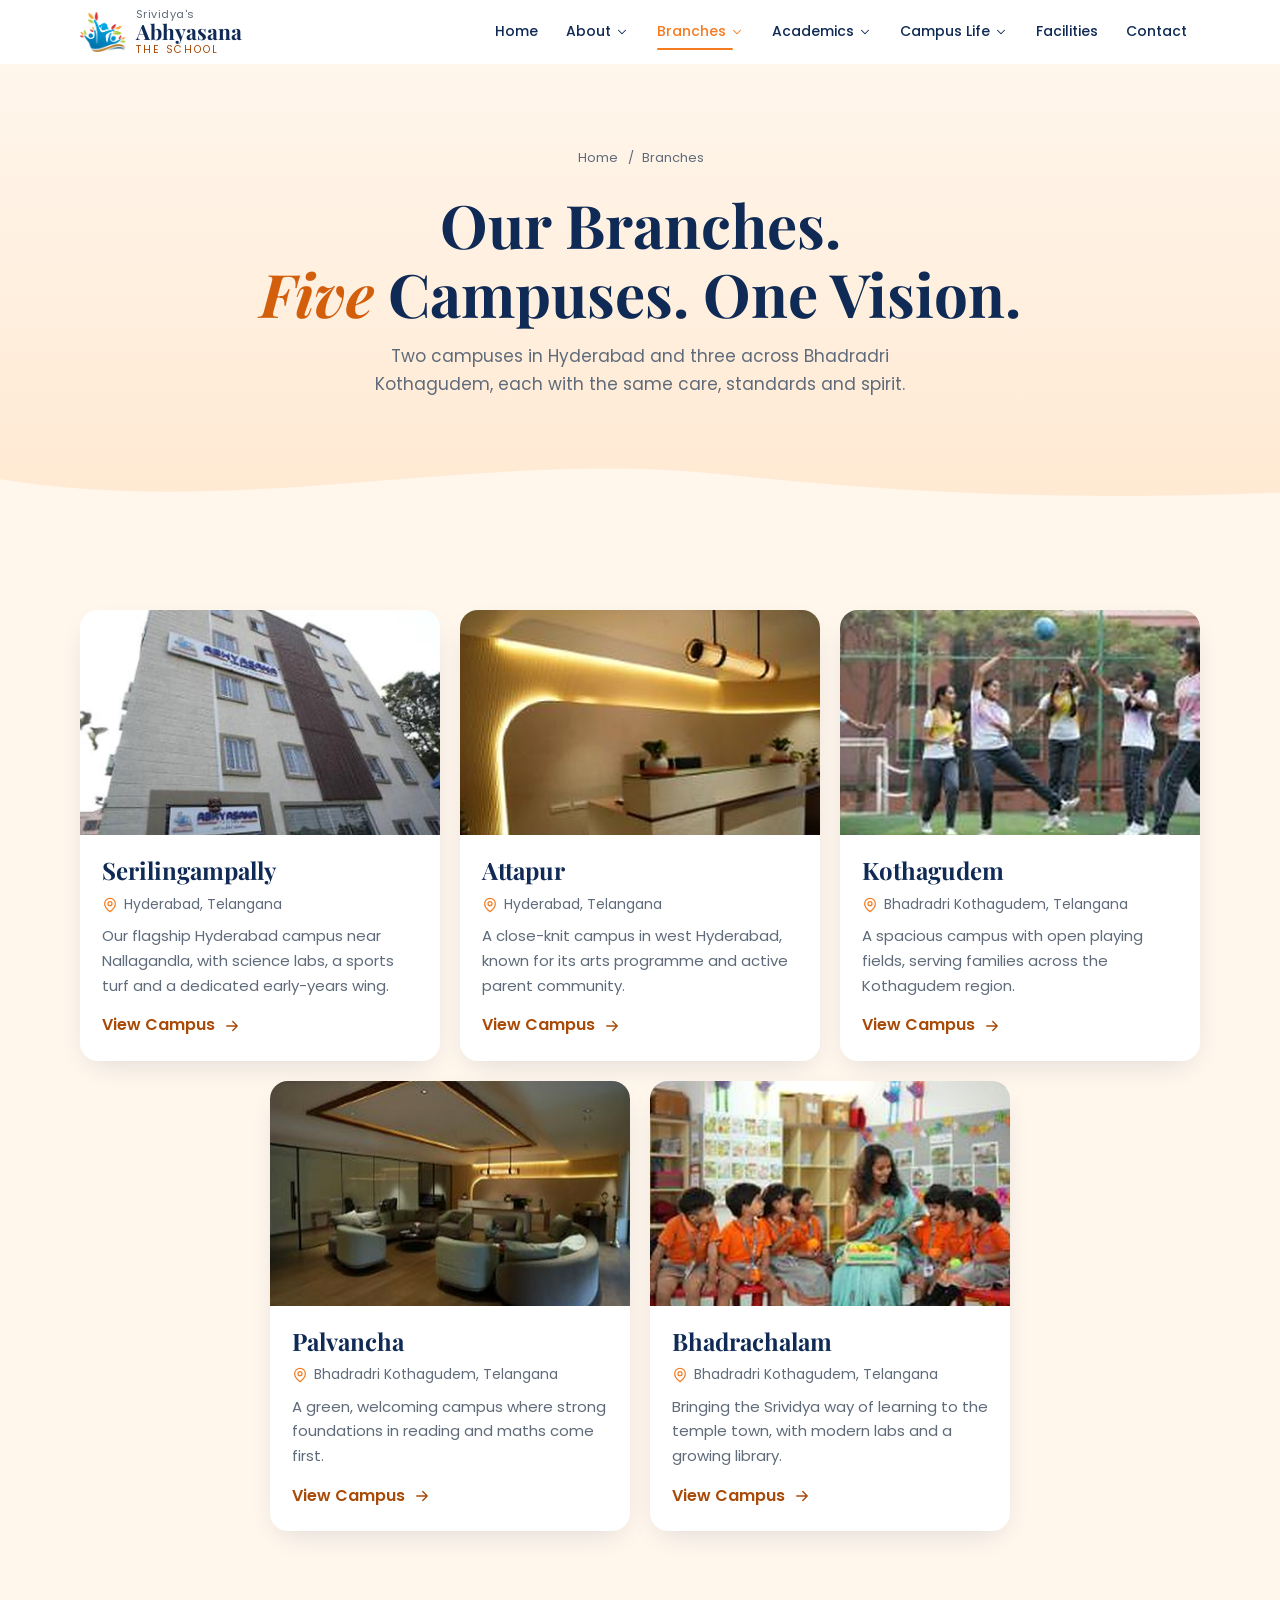
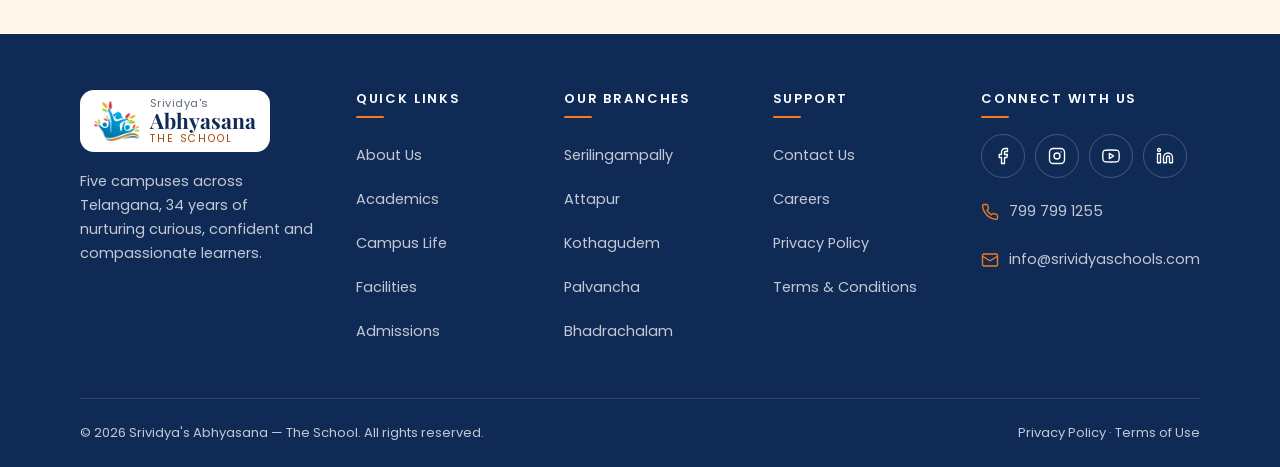
<file: branches.html>
<!doctype html>
<html lang="en">
<head>
<meta charset="utf-8">
<meta name="viewport" content="width=device-width, initial-scale=1, viewport-fit=cover">
<title>Our Branches — Srividya's Abhyasana</title>
<meta name="description" content="Five Srividya's Abhyasana campuses across Hyderabad and Telangana: Serilingampally, Attapur, Kothagudem, Palvancha and Bhadrachalam.">
<link rel="preconnect" href="https://fonts.googleapis.com">
<link rel="preconnect" href="https://fonts.gstatic.com" crossorigin>
<link rel="stylesheet" href="https://fonts.googleapis.com/css2?family=Playfair+Display:ital,wght@0,700;1,700&family=Poppins:wght@400;500;600&display=swap">
<link rel="stylesheet" href="css/base.css">
<link rel="stylesheet" href="css/page.css">
</head>
<body>
<div data-header></div>
<main id="main">
  <section class="inner-hero wave-bg">
    <div class="wrap reveal">
      <nav class="crumbs" aria-label="Breadcrumb"><a href="index.html">Home</a><span aria-hidden="true">/</span><span>Branches</span></nav>
      <h1>Our Branches.<span><em>Five</em> Campuses. One Vision.</span></h1>
      <p class="lead">Two campuses in Hyderabad and three across Bhadradri Kothagudem, each with the same care, standards and spirit.</p>
    </div>
  </section>
  <section class="section">
    <div class="wrap blist" data-branch-list></div>
  </section>
</main>
<div data-footer></div>
<script src="data/branches.js"></script>
<script src="js/layout.js"></script>
<script src="js/main.js"></script>
</body>
</html>
</file>
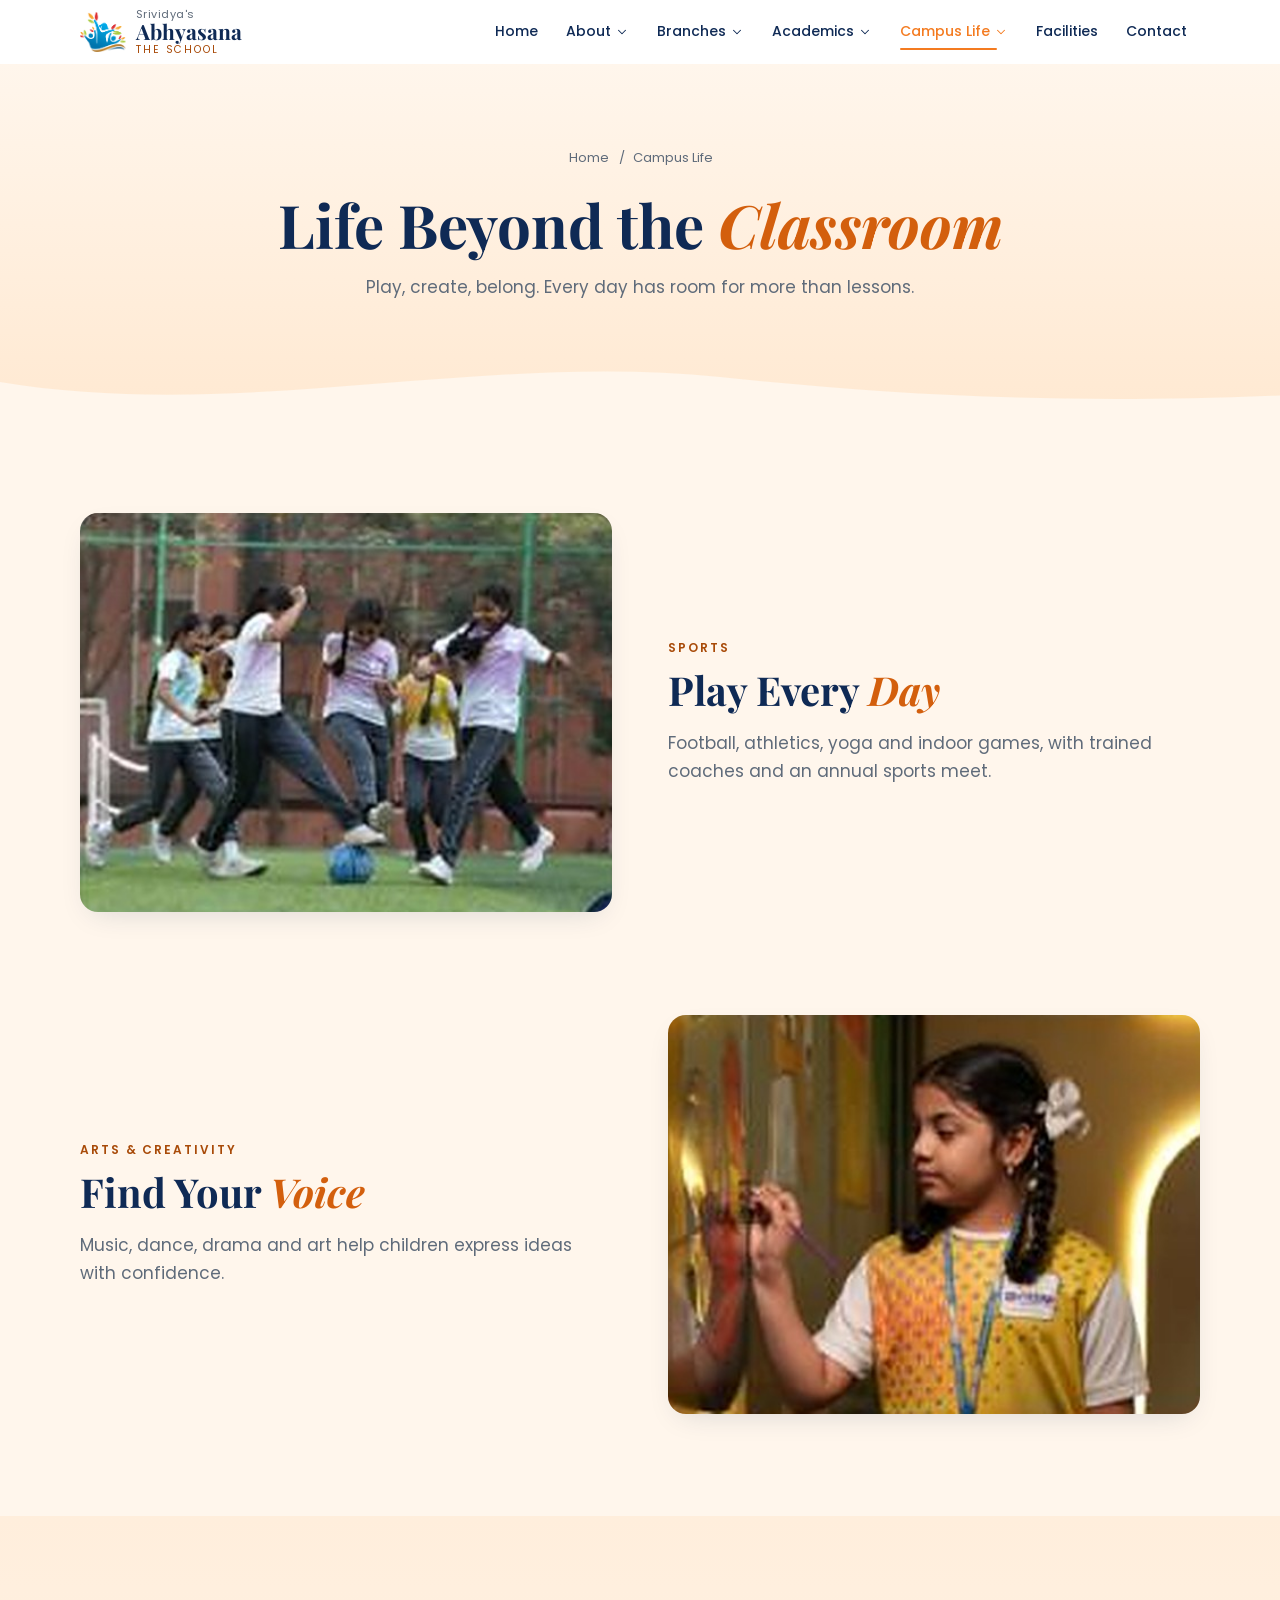
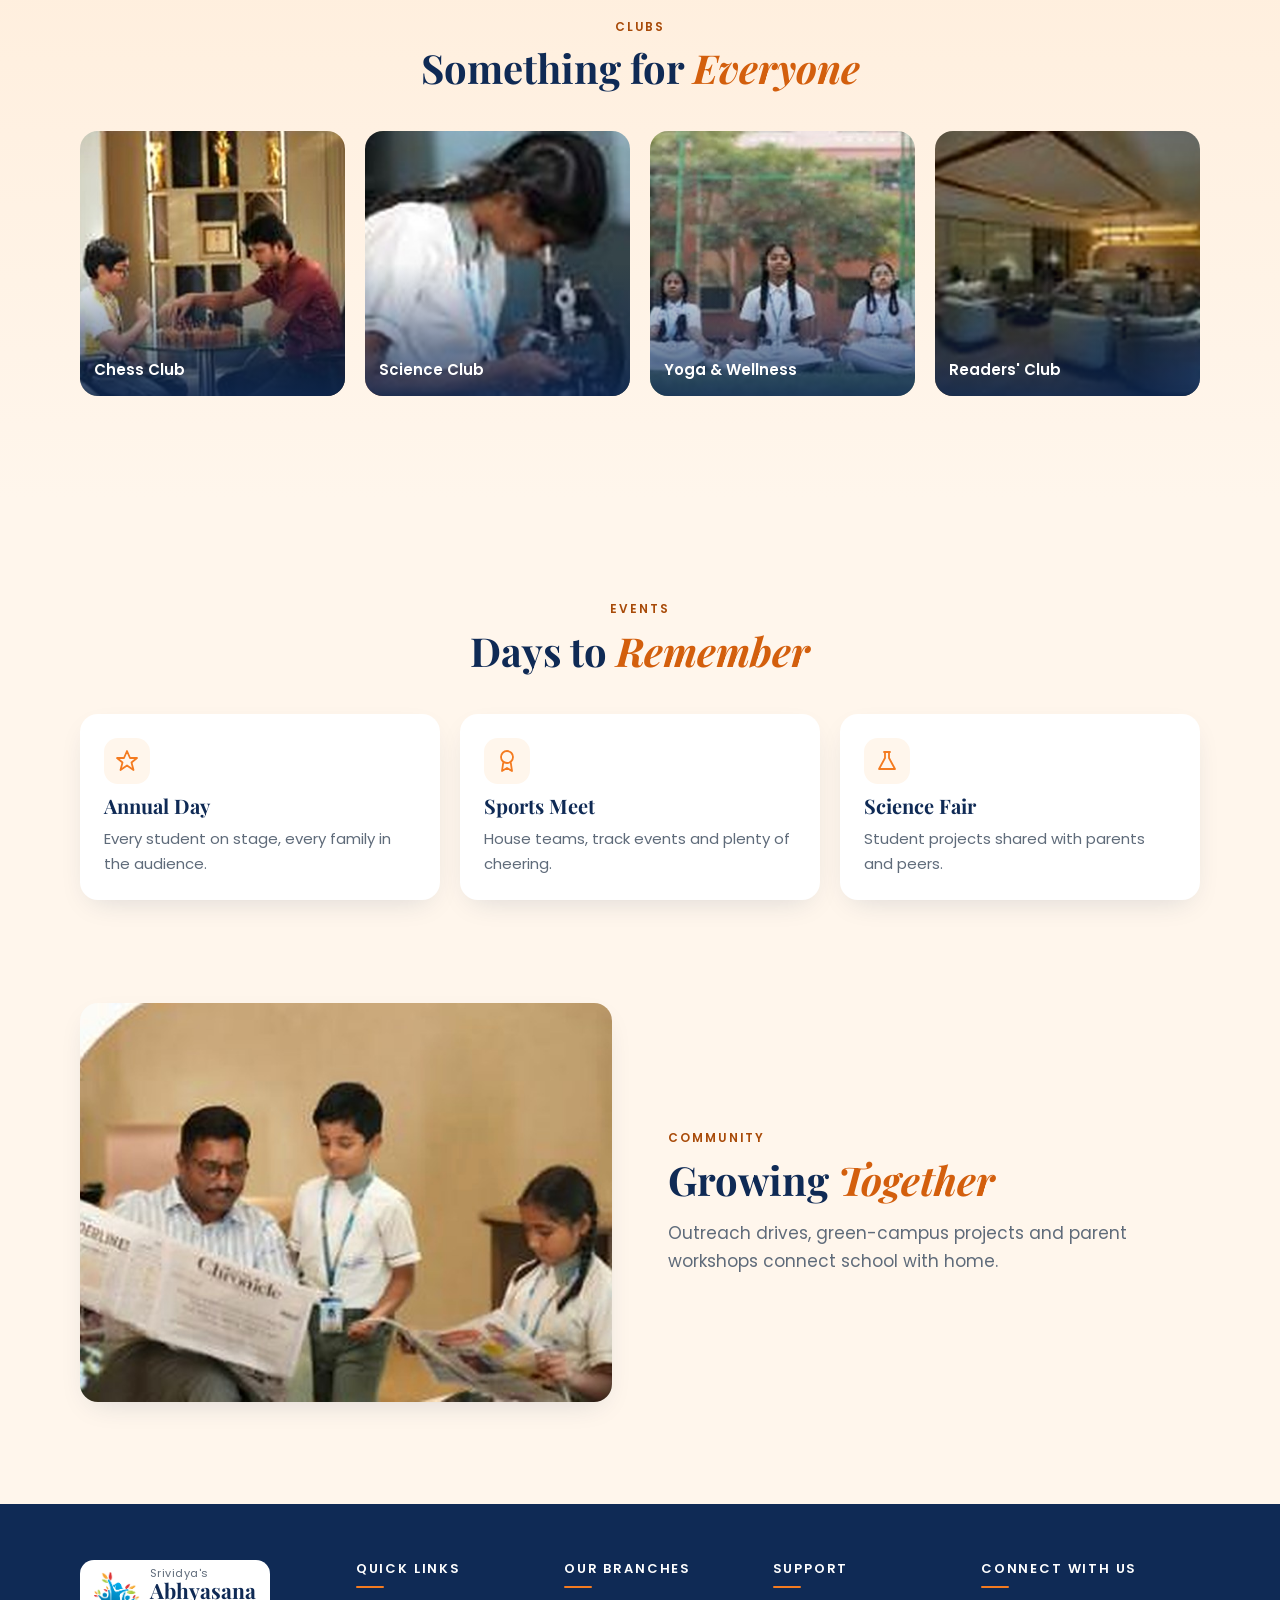
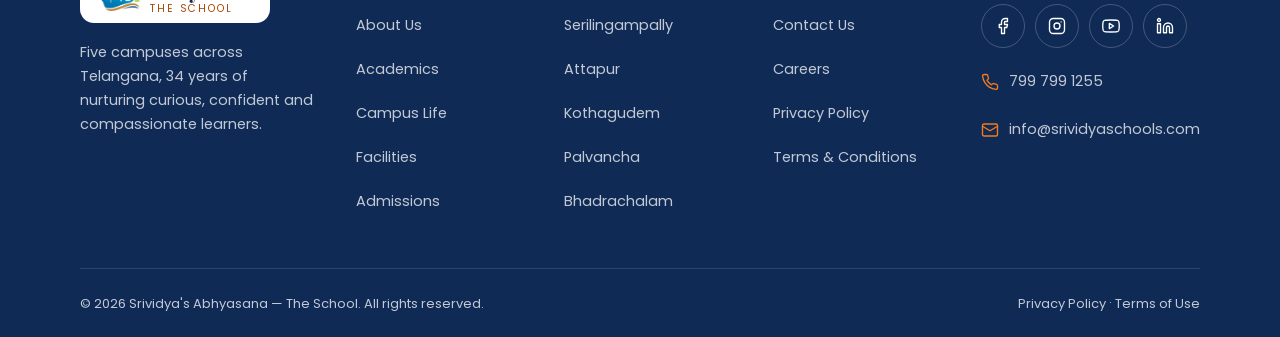
<file: campus-life.html>
<!doctype html>
<html lang="en">
<head>
<meta charset="utf-8">
<meta name="viewport" content="width=device-width, initial-scale=1, viewport-fit=cover">
<title>Campus Life — Srividya's Abhyasana</title>
<meta name="description" content="Sports, arts, clubs, events and community life at Srividya's Abhyasana.">
<link rel="preconnect" href="https://fonts.googleapis.com">
<link rel="preconnect" href="https://fonts.gstatic.com" crossorigin>
<link rel="stylesheet" href="https://fonts.googleapis.com/css2?family=Playfair+Display:ital,wght@0,700;1,700&family=Poppins:wght@400;500;600&display=swap">
<link rel="stylesheet" href="css/base.css">
<link rel="stylesheet" href="css/page.css">
</head>
<body>
<div data-header></div>
<main id="main">
  <section class="inner-hero wave-bg">
    <div class="wrap reveal">
      <nav class="crumbs" aria-label="Breadcrumb"><a href="index.html">Home</a><span aria-hidden="true">/</span><span>Campus Life</span></nav>
      <h1>Life Beyond the <em>Classroom</em></h1>
      <p class="lead">Play, create, belong. Every day has room for more than lessons.</p>
    </div>
  </section>

  <section class="section" id="sports">
    <div class="wrap ov">
      <div class="media reveal"><img src="img/football.jpg" alt="Students playing football on the school turf" loading="lazy" width="477" height="367"></div>
      <div class="reveal">
        <p class="eyebrow">Sports</p>
        <h2 class="sec-title">Play Every <em>Day</em></h2>
        <p class="lead">Football, athletics, yoga and indoor games, with trained coaches and an annual sports meet.</p>
      </div>
    </div>
  </section>

  <section class="section pt0" id="arts">
    <div class="wrap ov rev">
      <div class="media reveal"><img src="img/c-voice.jpg" alt="Students performing in a music session" loading="lazy" width="499" height="352"></div>
      <div class="reveal">
        <p class="eyebrow">Arts &amp; Creativity</p>
        <h2 class="sec-title">Find Your <em>Voice</em></h2>
        <p class="lead">Music, dance, drama and art help children express ideas with confidence.</p>
      </div>
    </div>
  </section>

  <section class="section alt" id="clubs">
    <div class="wrap">
      <div class="sec-head center reveal"><p class="eyebrow">Clubs</p><h2>Something for <em>Everyone</em></h2></div>
      <div class="hl-grid">
        <figure class="hl reveal"><img src="img/c-chess.jpg" alt="Students at a chess club table" loading="lazy" width="300" height="300"><figcaption>Chess Club</figcaption></figure>
        <figure class="hl reveal"><img src="img/science-lab.jpg" alt="Students in the science club" loading="lazy" width="300" height="300"><figcaption>Science Club</figcaption></figure>
        <figure class="hl reveal"><img src="img/yoga.jpg" alt="Students in a yoga session" loading="lazy" width="300" height="300"><figcaption>Yoga &amp; Wellness</figcaption></figure>
        <figure class="hl reveal"><img src="img/lounge-small.jpg" alt="Reading corner used by the book club" loading="lazy" width="300" height="300"><figcaption>Readers' Club</figcaption></figure>
      </div>
    </div>
  </section>

  <section class="section" id="events">
    <div class="wrap">
      <div class="sec-head center reveal"><p class="eyebrow">Events</p><h2>Days to <em>Remember</em></h2></div>
      <div class="info-grid">
        <div class="card info reveal"><span class="ib"><svg class="icon" viewBox="0 0 24 24" aria-hidden="true"><path d="M12 2l3 7h7l-5.5 4.5 2 7.5-6.5-4.5L5.5 21l2-7.5L2 9h7z"/></svg></span><h3>Annual Day</h3><p>Every student on stage, every family in the audience.</p></div>
        <div class="card info reveal"><span class="ib"><svg class="icon" viewBox="0 0 24 24" aria-hidden="true"><circle cx="12" cy="8" r="6"/><path d="M8.2 13.9 7 22l5-3 5 3-1.2-8.1"/></svg></span><h3>Sports Meet</h3><p>House teams, track events and plenty of cheering.</p></div>
        <div class="card info reveal"><span class="ib"><svg class="icon" viewBox="0 0 24 24" aria-hidden="true"><path d="M9 3h6M10 3v6L4 20h16L14 9V3"/></svg></span><h3>Science Fair</h3><p>Student projects shared with parents and peers.</p></div>
      </div>
    </div>
  </section>

  <section class="section pt0" id="community">
    <div class="wrap ov">
      <div class="media reveal"><img src="img/parents.jpg" alt="Parents and teachers at a school gathering" loading="lazy" width="681" height="492"></div>
      <div class="reveal">
        <p class="eyebrow">Community</p>
        <h2 class="sec-title">Growing <em>Together</em></h2>
        <p class="lead">Outreach drives, green-campus projects and parent workshops connect school with home.</p>
      </div>
    </div>
  </section>
</main>
<div data-footer></div>
<script src="data/branches.js"></script>
<script src="js/layout.js"></script>
<script src="js/main.js"></script>
</body>
</html>
</file>
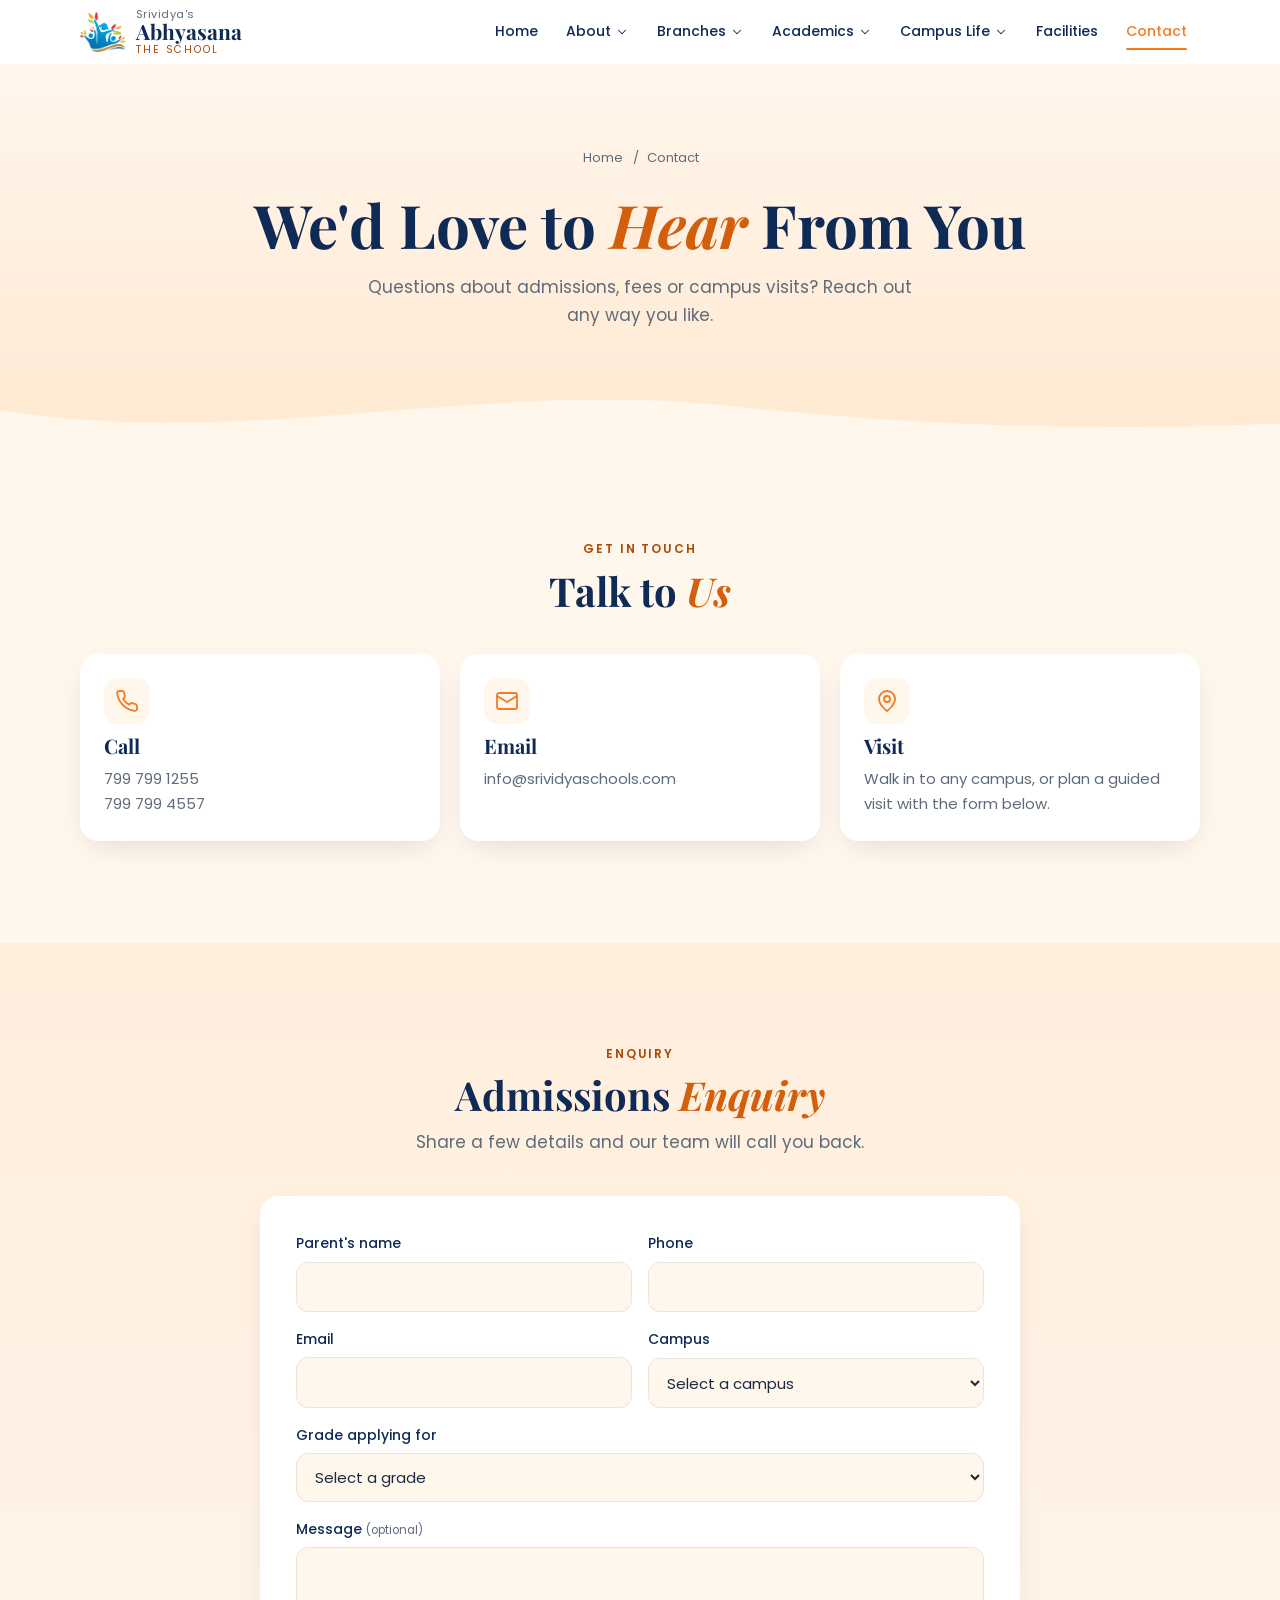
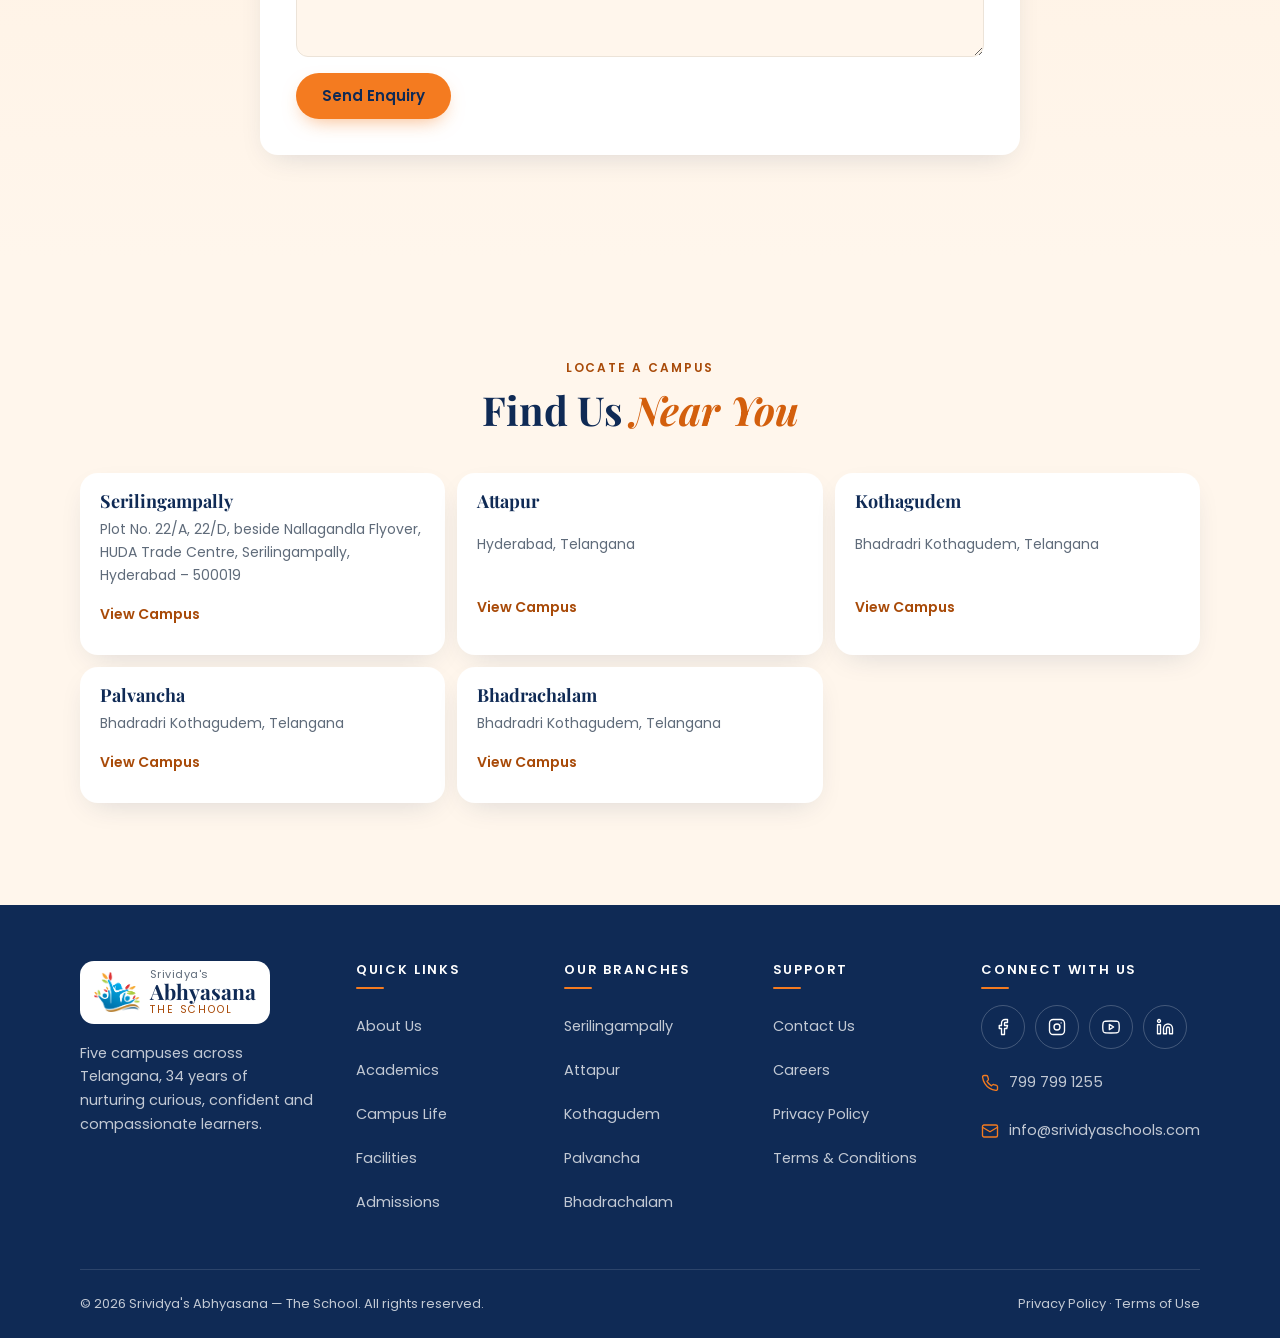
<file: contact.html>
<!doctype html>
<html lang="en">
<head>
<meta charset="utf-8">
<meta name="viewport" content="width=device-width, initial-scale=1, viewport-fit=cover">
<title>Contact — Srividya's Abhyasana</title>
<meta name="description" content="Call, email or send an admissions enquiry to Srividya's Abhyasana, and find your nearest campus.">
<link rel="preconnect" href="https://fonts.googleapis.com">
<link rel="preconnect" href="https://fonts.gstatic.com" crossorigin>
<link rel="stylesheet" href="https://fonts.googleapis.com/css2?family=Playfair+Display:ital,wght@0,700;1,700&family=Poppins:wght@400;500;600&display=swap">
<link rel="stylesheet" href="css/base.css">
<link rel="stylesheet" href="css/page.css">
</head>
<body>
<div data-header></div>
<main id="main">
  <section class="inner-hero wave-bg">
    <div class="wrap reveal">
      <nav class="crumbs" aria-label="Breadcrumb"><a href="index.html">Home</a><span aria-hidden="true">/</span><span>Contact</span></nav>
      <h1>We'd Love to <em>Hear</em> From You</h1>
      <p class="lead">Questions about admissions, fees or campus visits? Reach out any way you like.</p>
    </div>
  </section>

  <section class="section" id="touch">
    <div class="wrap">
      <div class="sec-head center reveal"><p class="eyebrow">Get in Touch</p><h2>Talk to <em>Us</em></h2></div>
      <div class="info-grid">
        <div class="card info reveal"><span class="ib"><svg class="icon" viewBox="0 0 24 24" aria-hidden="true"><path d="M22 16.9v3a2 2 0 0 1-2.2 2 19.8 19.8 0 0 1-8.6-3.1 19.5 19.5 0 0 1-6-6A19.8 19.8 0 0 1 2.1 4.2 2 2 0 0 1 4.1 2h3a2 2 0 0 1 2 1.7c.1.9.4 1.8.7 2.7a2 2 0 0 1-.5 2.1L8 9.8a16 16 0 0 0 6 6l1.3-1.3a2 2 0 0 1 2.1-.4c.9.3 1.8.6 2.7.7a2 2 0 0 1 1.7 2z"/></svg></span><h3>Call</h3><p><a href="tel:+917997991255">799 799 1255</a><br><a href="tel:+917997994557">799 799 4557</a></p></div>
        <div class="card info reveal"><span class="ib"><svg class="icon" viewBox="0 0 24 24" aria-hidden="true"><rect x="2" y="4" width="20" height="16" rx="2"/><path d="m22 7-10 6L2 7"/></svg></span><h3>Email</h3><p><a href="mailto:info@srividyaschools.com">info@srividyaschools.com</a></p></div>
        <div class="card info reveal"><span class="ib"><svg class="icon" viewBox="0 0 24 24" aria-hidden="true"><path d="M20 10c0 6-8 12-8 12S4 16 4 10a8 8 0 0 1 16 0z"/><circle cx="12" cy="10" r="3"/></svg></span><h3>Visit</h3><p>Walk in to any campus, or plan a guided visit with the form below.</p></div>
      </div>
    </div>
  </section>

  <section class="section alt" id="enquiry">
    <div class="wrap">
      <div class="sec-head center reveal"><p class="eyebrow">Enquiry</p><h2>Admissions <em>Enquiry</em></h2><p class="lead">Share a few details and our team will call you back.</p></div>
      <div class="card" data-enquiry>
        <form class="form" novalidate>
          <div class="form-row">
            <div class="field"><label for="f-name">Parent's name</label><input id="f-name" name="name" autocomplete="name" required><span class="err" id="e-name"></span></div>
            <div class="field"><label for="f-phone">Phone</label><input id="f-phone" name="phone" type="tel" inputmode="tel" autocomplete="tel" required><span class="err" id="e-phone"></span></div>
          </div>
          <div class="form-row">
            <div class="field"><label for="f-email">Email</label><input id="f-email" name="email" type="email" autocomplete="email" required><span class="err" id="e-email"></span></div>
            <div class="field"><label for="f-branch">Campus</label><select id="f-branch" name="branch" required><option value="">Select a campus</option></select><span class="err" id="e-branch"></span></div>
          </div>
          <div class="field"><label for="f-grade">Grade applying for</label>
            <select id="f-grade" name="grade" required><option value="">Select a grade</option><option>Nursery</option><option>LKG</option><option>UKG</option><option>Grade I</option><option>Grade II</option><option>Grade III</option><option>Grade IV</option><option>Grade V</option><option>Grade VI</option><option>Grade VII</option><option>Grade VIII</option><option>Grade IX</option><option>Grade X</option></select>
            <span class="err" id="e-grade"></span></div>
          <div class="field"><label for="f-msg">Message <small>(optional)</small></label><textarea id="f-msg" name="message" maxlength="600"></textarea></div>
          <button class="btn btn-primary" type="submit">Send Enquiry</button>
        </form>
        <div class="form-done" hidden tabindex="-1">
          <span class="ib"><svg class="icon" viewBox="0 0 24 24" aria-hidden="true"><path d="m5 12 5 5 9-10"/></svg></span>
          <h3>Thank you!</h3>
          <p data-done-msg></p>
          <button class="btn btn-outline btn-sm" type="button" data-reset>Send another enquiry</button>
        </div>
      </div>
    </div>
  </section>

  <section class="section" id="locate">
    <div class="wrap">
      <div class="sec-head center reveal"><p class="eyebrow">Locate a Campus</p><h2>Find Us <em>Near You</em></h2></div>
      <div class="addr-list cols" data-branch-addresses></div>
    </div>
  </section>
</main>
<div data-footer></div>
<script src="data/branches.js"></script>
<script src="js/layout.js"></script>
<script src="js/main.js"></script>
</body>
</html>
</file>
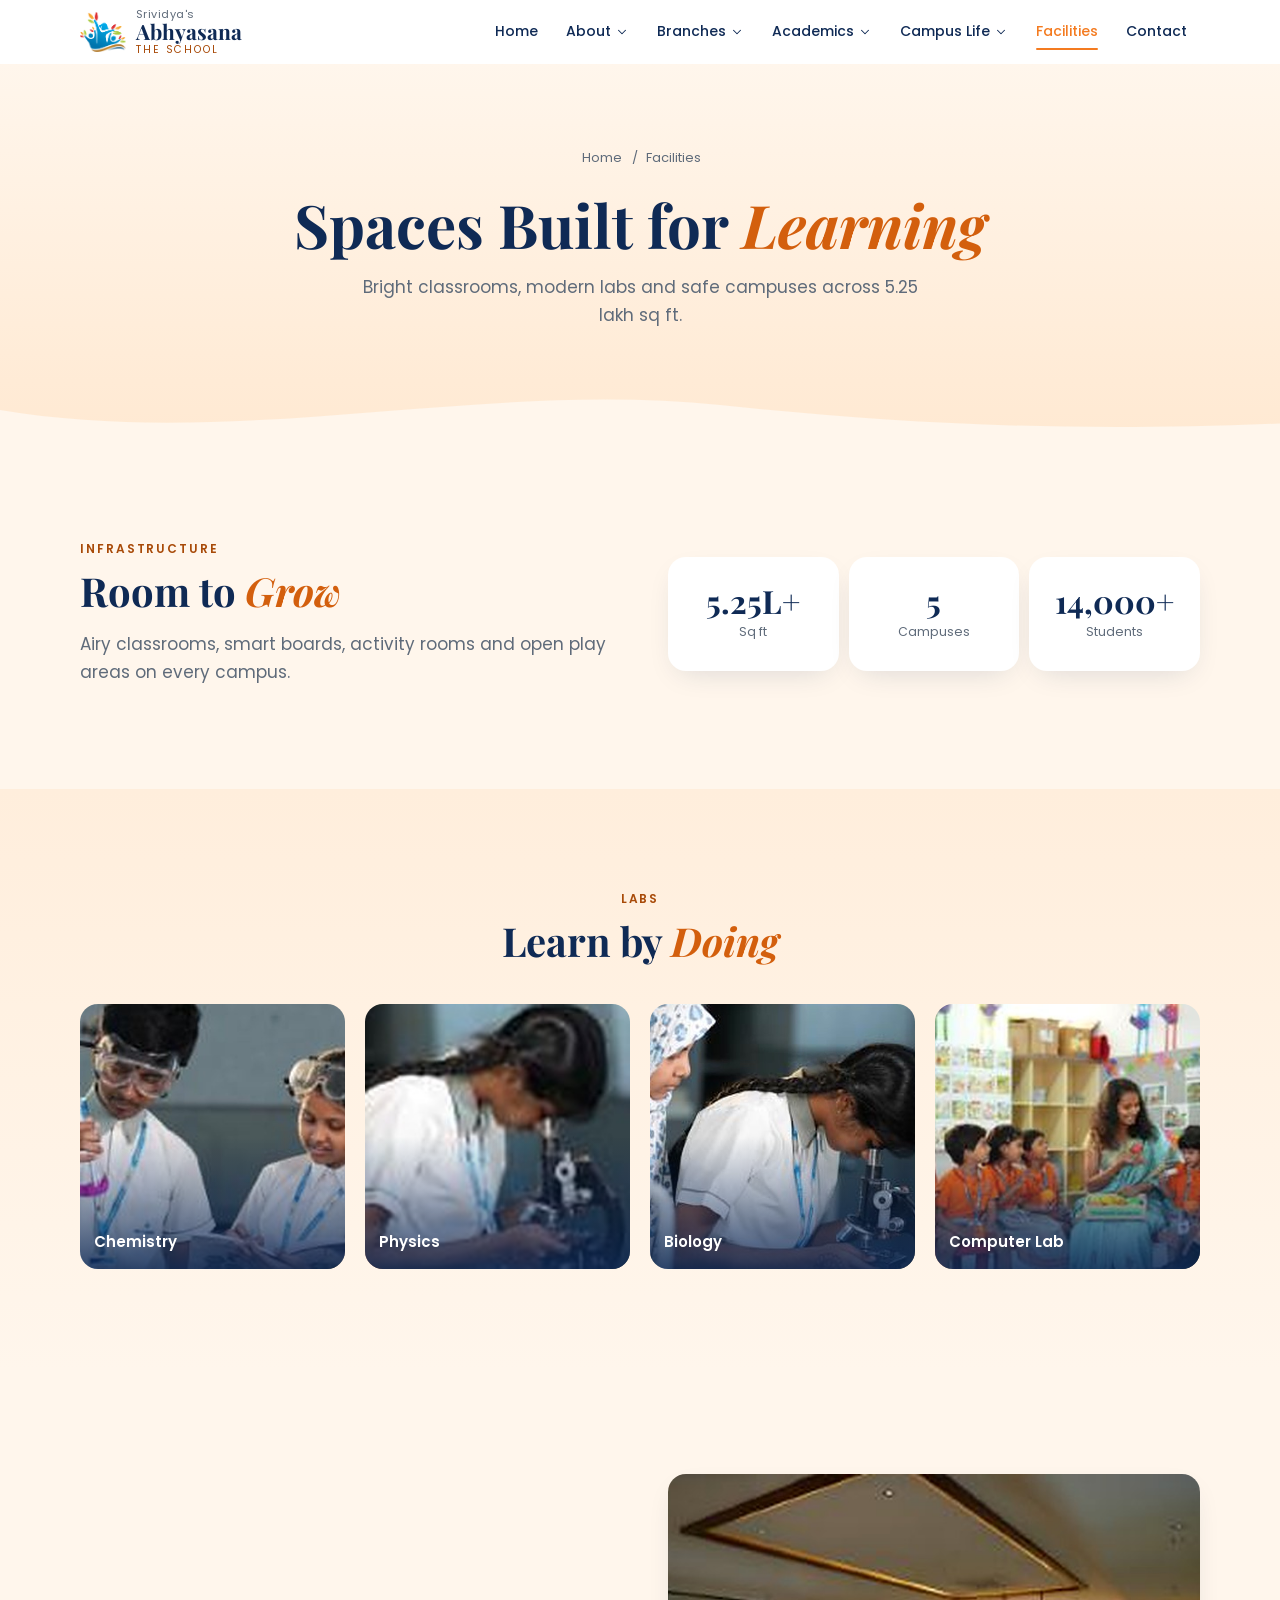
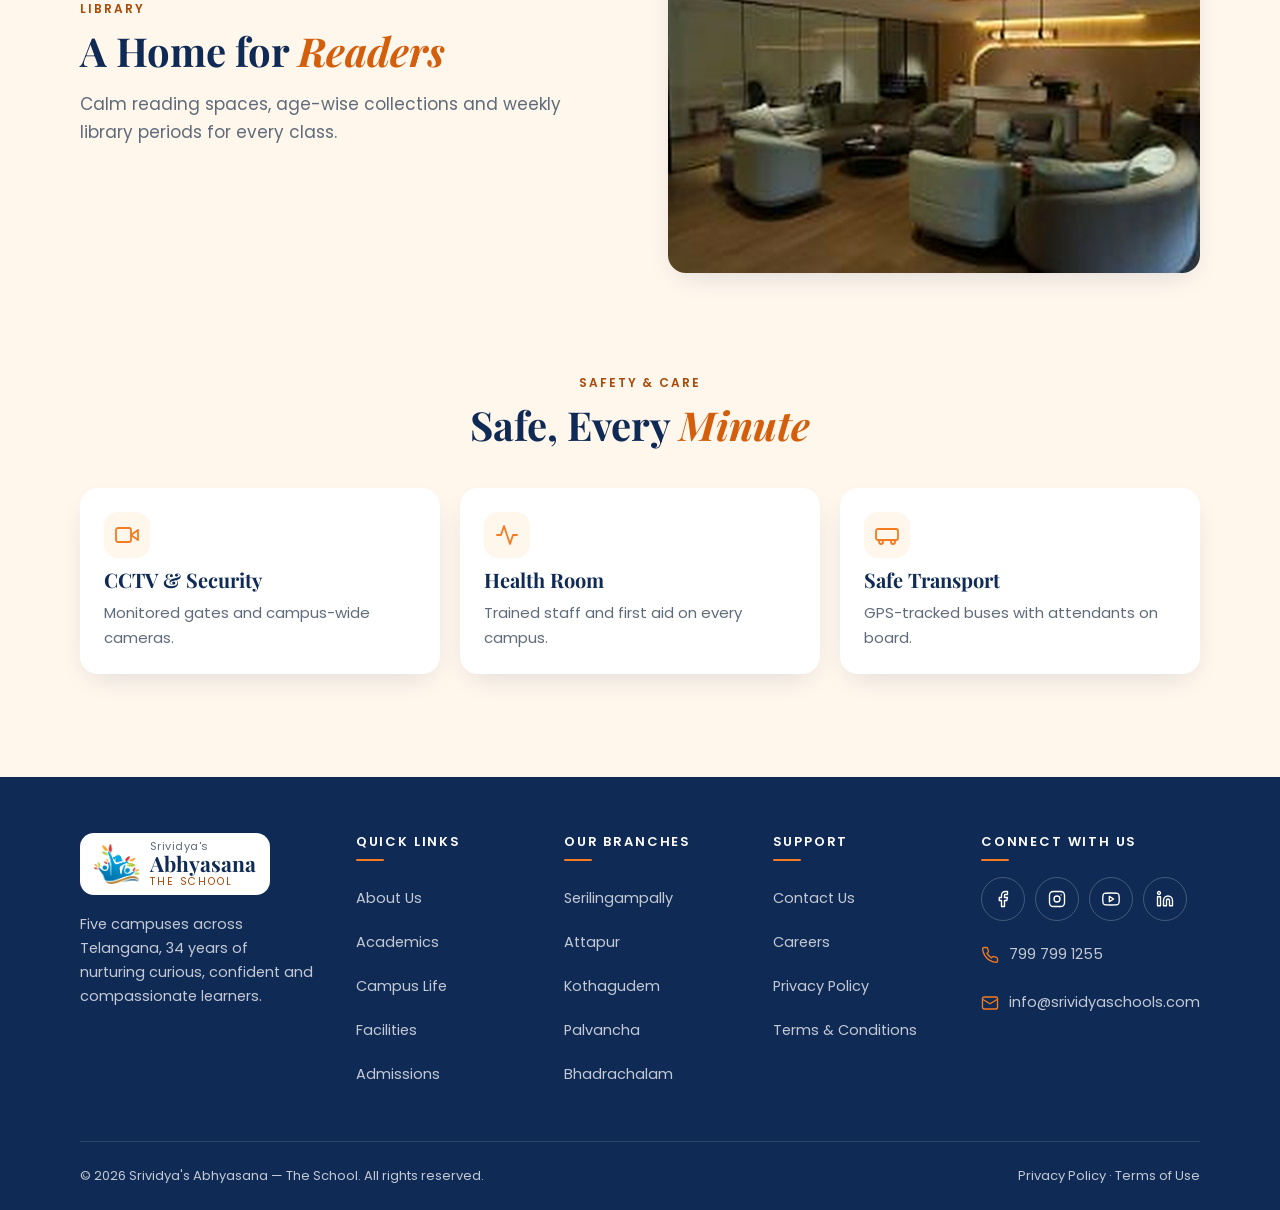
<file: facilities.html>
<!doctype html>
<html lang="en">
<head>
<meta charset="utf-8">
<meta name="viewport" content="width=device-width, initial-scale=1, viewport-fit=cover">
<title>Facilities — Srividya's Abhyasana</title>
<meta name="description" content="Infrastructure, labs, library and safety at Srividya's Abhyasana campuses.">
<link rel="preconnect" href="https://fonts.googleapis.com">
<link rel="preconnect" href="https://fonts.gstatic.com" crossorigin>
<link rel="stylesheet" href="https://fonts.googleapis.com/css2?family=Playfair+Display:ital,wght@0,700;1,700&family=Poppins:wght@400;500;600&display=swap">
<link rel="stylesheet" href="css/base.css">
<link rel="stylesheet" href="css/page.css">
</head>
<body>
<div data-header></div>
<main id="main">
  <section class="inner-hero wave-bg">
    <div class="wrap reveal">
      <nav class="crumbs" aria-label="Breadcrumb"><a href="index.html">Home</a><span aria-hidden="true">/</span><span>Facilities</span></nav>
      <h1>Spaces Built for <em>Learning</em></h1>
      <p class="lead">Bright classrooms, modern labs and safe campuses across 5.25 lakh sq ft.</p>
    </div>
  </section>

  <section class="section" id="infrastructure">
    <div class="wrap ov">
      <div class="reveal">
        <p class="eyebrow">Infrastructure</p>
        <h2 class="sec-title">Room to <em>Grow</em></h2>
        <p class="lead">Airy classrooms, smart boards, activity rooms and open play areas on every campus.</p>
      </div>
      <div class="stat-tiles reveal">
        <div class="stat-tile"><b data-count="5.25" data-decimals="2" data-suffix="L+">5.25L+</b><span>Sq ft</span></div>
        <div class="stat-tile"><b data-count="5">5</b><span>Campuses</span></div>
        <div class="stat-tile"><b data-count="14000" data-suffix="+">14,000+</b><span>Students</span></div>
      </div>
    </div>
  </section>

  <section class="section alt" id="labs">
    <div class="wrap">
      <div class="sec-head center reveal"><p class="eyebrow">Labs</p><h2>Learn by <em>Doing</em></h2></div>
      <div class="hl-grid">
        <figure class="hl reveal"><img src="img/lab-goggles.jpg" alt="Students in goggles in the chemistry lab" loading="lazy" width="300" height="300"><figcaption>Chemistry</figcaption></figure>
        <figure class="hl reveal"><img src="img/science-lab.jpg" alt="Physics lab equipment" loading="lazy" width="300" height="300"><figcaption>Physics</figcaption></figure>
        <figure class="hl reveal"><img src="img/growing-minds.jpg" alt="Students using a microscope" loading="lazy" width="300" height="300"><figcaption>Biology</figcaption></figure>
        <figure class="hl reveal"><img src="img/teacher-bench.jpg" alt="Teacher guiding students at a lab bench" loading="lazy" width="300" height="300"><figcaption>Computer Lab</figcaption></figure>
      </div>
    </div>
  </section>

  <section class="section" id="library">
    <div class="wrap ov rev">
      <div class="media reveal"><img src="img/lounge.jpg" alt="Quiet reading lounge with soft seating" loading="lazy" width="772" height="451"></div>
      <div class="reveal">
        <p class="eyebrow">Library</p>
        <h2 class="sec-title">A Home for <em>Readers</em></h2>
        <p class="lead">Calm reading spaces, age-wise collections and weekly library periods for every class.</p>
      </div>
    </div>
  </section>

  <section class="section pt0" id="safety">
    <div class="wrap">
      <div class="sec-head center reveal"><p class="eyebrow">Safety &amp; Care</p><h2>Safe, Every <em>Minute</em></h2></div>
      <div class="info-grid">
        <div class="card info reveal"><span class="ib"><svg class="icon" viewBox="0 0 24 24" aria-hidden="true"><path d="M23 7l-7 5 7 5V7z"/><rect x="1" y="5" width="15" height="14" rx="2"/></svg></span><h3>CCTV &amp; Security</h3><p>Monitored gates and campus-wide cameras.</p></div>
        <div class="card info reveal"><span class="ib"><svg class="icon" viewBox="0 0 24 24" aria-hidden="true"><path d="M22 12h-4l-3 9L9 3l-3 9H2"/></svg></span><h3>Health Room</h3><p>Trained staff and first aid on every campus.</p></div>
        <div class="card info reveal"><span class="ib"><svg class="icon" viewBox="0 0 24 24" aria-hidden="true"><rect x="1" y="6" width="22" height="11" rx="2"/><circle cx="6" cy="19" r="2"/><circle cx="18" cy="19" r="2"/></svg></span><h3>Safe Transport</h3><p>GPS-tracked buses with attendants on board.</p></div>
      </div>
    </div>
  </section>
</main>
<div data-footer></div>
<script src="data/branches.js"></script>
<script src="js/layout.js"></script>
<script src="js/main.js"></script>
</body>
</html>
</file>
<file: css/base.css>
/* Base: tokens, reset, layout helpers, buttons, cards, header, footer */
:root{
  --navy:#0F2A55; --navy-2:#163668; --orange:#F47B20; --orange-2:#DD6A12;
  --orange-ink:#A84A08; --orange-head:#D35F0D; /* AA-safe orange for small text / large headings on cream & peach */
  --cream:#FFF6EC; --peach:#FFE9D2; --white:#fff; --text:#1B2A41; --muted:#5F6B7A;
  --line:#ECE3D8; --peach-grad:linear-gradient(180deg,var(--cream),var(--peach));
  --serif:'Playfair Display',Georgia,serif; --sans:'Poppins','Inter',system-ui,sans-serif;
  --r:18px; --shadow:0 10px 30px -12px rgba(15,42,85,.18); --shadow-lg:0 22px 50px -18px rgba(15,42,85,.28);
  --hdr:64px; --wrap:1200px; --gut:16px; --ease:cubic-bezier(.22,1,.36,1);
}
@media (min-width:768px){:root{--gut:28px}}
@media (min-width:1280px){:root{--gut:40px}}

/* Reset */
*,*::before,*::after{box-sizing:border-box}
html{-webkit-text-size-adjust:100%;scroll-behavior:smooth}
body{margin:0;font:400 16px/1.65 var(--sans);color:var(--text);background:var(--cream);-webkit-font-smoothing:antialiased;padding-bottom:64px}
@media (min-width:1024px){body{padding-bottom:0}}
img{display:block;max-width:100%;height:auto}
img[loading]{object-fit:cover}
a{color:inherit;text-decoration:none}
button{font:inherit;color:inherit;background:none;border:0;cursor:pointer;padding:0}
ul{list-style:none;margin:0;padding:0}
h1,h2,h3,h4{font-family:var(--serif);font-weight:700;color:var(--navy);line-height:1.15;margin:0}
h1 em,h2 em,h3 em{color:var(--orange-head);font-style:italic}
p{margin:0}
:focus-visible{outline:3px solid var(--orange);outline-offset:3px;border-radius:6px}
.skip{position:absolute;left:-999px;top:8px;z-index:100;min-height:44px;display:inline-flex;align-items:center;background:var(--navy);color:#fff;padding:8px 14px;border-radius:999px}
.skip:focus{left:8px}

/* Layout helpers */
.wrap{max-width:var(--wrap);margin-inline:auto;padding-inline:var(--gut)}
.section{padding-block:clamp(56px,8vw,104px)}
.eyebrow{font:600 12px/1.4 var(--sans);letter-spacing:.16em;text-transform:uppercase;color:var(--orange-ink)}
.lead{color:var(--muted);font-size:clamp(15px,1.6vw,17px)}
.wave-bg{position:relative;background:var(--peach-grad);overflow:hidden}
.wave-bg::after{content:"";position:absolute;inset:auto 0 -1px;height:60px;background:var(--cream);
  clip-path:path('M0 30 C 240 70 480 0 720 25 S 1200 60 1600 20 V60 H0Z');pointer-events:none}

/* Buttons */
.btn{display:inline-flex;align-items:center;justify-content:center;gap:8px;min-height:46px;padding:0 24px;border-radius:999px;font-weight:600;font-size:15px;border:2px solid transparent;transition:background .2s,color .2s,transform .2s var(--ease),box-shadow .2s}
.btn-primary{background:var(--orange);color:var(--navy);box-shadow:0 8px 20px -8px rgba(244,123,32,.6)}
.btn-primary:hover{background:#FF8F3A;transform:translateY(-1px)}
.btn-outline{border-color:var(--navy);color:var(--navy)}
.btn-outline:hover{background:var(--navy);color:#fff}
.btn-sm{min-height:44px;padding:0 18px;font-size:14px}

/* Cards */
.card{background:var(--white);border-radius:var(--r);box-shadow:var(--shadow);overflow:hidden}
.card-body{padding:22px}
.icon{width:24px;height:24px;stroke:currentColor;fill:none;stroke-width:1.8;stroke-linecap:round;stroke-linejoin:round;flex:none}

/* Header */
.site-header{position:sticky;top:0;z-index:50;background:var(--white);transition:box-shadow .2s}
.site-header.scrolled{box-shadow:0 6px 24px -14px rgba(15,42,85,.35)}
.hdr-row{display:flex;align-items:center;gap:16px;height:var(--hdr)}
.logo{display:flex;align-items:center;gap:10px;margin-right:auto}
.logo img{width:46px;height:40px;object-fit:contain}
.logo-text{display:flex;flex-direction:column;line-height:1}
.logo-text small{font-size:11px;color:var(--muted);letter-spacing:.04em}
.logo-text b{font:700 21px/1.05 var(--serif);color:var(--navy)}
.logo-text i{margin-top:3px;font-size:10.5px;font-style:normal;letter-spacing:.18em;text-transform:uppercase;color:var(--orange-ink)}
.burger{width:44px;height:44px;display:grid;place-items:center;border-radius:12px;color:var(--navy)}
.burger span,.burger span::before,.burger span::after{display:block;width:22px;height:2px;background:currentColor;border-radius:2px;position:relative;transition:transform .25s var(--ease),opacity .2s}
.burger span::before,.burger span::after{content:"";position:absolute;left:0}
.burger span::before{top:-7px}.burger span::after{top:7px}
.nav-open .burger span{background:transparent}
.nav-open .burger span::before{transform:translateY(7px) rotate(45deg)}
.nav-open .burger span::after{transform:translateY(-7px) rotate(-45deg)}

/* Nav: mobile accordion panel */
.nav{position:fixed;inset:var(--hdr) 0 0;background:var(--white);overflow-y:auto;padding:8px var(--gut) 96px;transform:translateX(100%);visibility:hidden;transition:transform .3s var(--ease),visibility .3s}
.nav-open .nav{transform:none;visibility:visible}
.nav-open{overflow:hidden}
.nav-item{border-bottom:1px solid var(--line)}
.nav-link{display:flex;align-items:center;justify-content:space-between;width:100%;padding:15px 2px;font-weight:500;color:var(--navy);font-size:16px;text-align:left}
.nav-link .chev{width:18px;height:18px;transition:transform .25s}
.nav-item.open>.nav-link .chev{transform:rotate(180deg)}
.nav-link[aria-current="page"]{color:var(--orange-ink)}
.sub{display:grid;grid-template-rows:0fr;visibility:hidden;transition:grid-template-rows .3s var(--ease),visibility .3s}
.sub>ul{overflow:hidden}
.nav-item.open .sub{grid-template-rows:1fr;visibility:visible}
.sub a{display:block;padding:10px 14px;margin-bottom:2px;border-radius:10px;color:var(--muted);font-size:15px}
.sub a:hover{background:var(--cream);color:var(--navy)}
.sub li:last-child a{margin-bottom:12px}

/* Mobile bottom bar */
.mbar{position:fixed;inset:auto 0 0;z-index:45;display:grid;grid-template-columns:1fr 1fr;gap:10px;padding:10px var(--gut) calc(10px + env(safe-area-inset-bottom));background:var(--white);box-shadow:0 -8px 24px -16px rgba(15,42,85,.4)}
.mbar .btn{min-height:44px}

/* Desktop nav (dropdowns) */
@media (min-width:1024px){
  .burger,.mbar{display:none}
  .nav{position:static;transform:none;visibility:visible;padding:0;overflow:visible;background:none}
  .nav>ul{display:flex;gap:2px}
  .nav-item{border:0;position:relative}
  .nav-link{position:relative;padding:10px 10px;min-height:44px;font-size:13.5px;gap:4px}
  .nav-link:hover,.nav-item:focus-within>.nav-link{color:var(--orange-ink)}
  .nav-link[aria-current="page"]{color:var(--orange)}
  .nav-link[aria-current="page"]::after{content:"";position:absolute;left:10px;right:10px;bottom:4px;height:2px;border-radius:2px;background:var(--orange)}
  button.nav-link[aria-current="page"]::after{right:24px}
  .nav-link .chev{width:14px;height:14px}
  .sub{position:absolute;top:100%;left:50%;min-width:230px;display:block;padding-top:10px;opacity:0;visibility:hidden;transform:translate(-50%,6px);transition:opacity .2s,transform .2s var(--ease),visibility .2s}
  .sub>ul{background:var(--white);border-radius:16px;box-shadow:var(--shadow-lg);padding:10px;border:1px solid var(--line)}
  .sub li:last-child a{margin-bottom:0}
  .nav-item:hover .sub,.nav-item:focus-within .sub,.nav-item.open .sub{opacity:1;visibility:visible;transform:translate(-50%,0)}
}
@media (min-width:1280px){.nav-link{padding:10px 13px;font-size:14px}.nav-link[aria-current="page"]::after{left:13px;right:13px}}

/* Footer */
.site-footer{background:var(--navy);color:rgba(255,255,255,.75);padding-top:56px;font-size:14.5px}
.ft-grid{display:grid;gap:36px}
.ft-brand .logo{margin:0}
.ft-brand .logo-plate{display:inline-flex;margin-bottom:18px;background:var(--white);border-radius:14px;padding:8px 14px}
.ft-brand p{max-width:34ch}
.site-footer h4{font:600 13px/1.4 var(--sans);letter-spacing:.14em;text-transform:uppercase;color:#fff;margin-bottom:16px}
.site-footer h4::after{content:"";display:block;width:28px;height:2px;background:var(--orange);margin-top:8px;border-radius:2px}
.ft-links a,.ft-contact a,.ft-bot a{display:inline-flex;align-items:center;min-height:44px}
.ft-links a:hover{color:var(--orange)}
.ft-contact li{display:flex;gap:10px;align-items:flex-start}
.ft-contact li+li{margin-top:4px}
.ft-contact li>span{padding-block:10px}
.ft-contact .icon{width:18px;height:18px;color:var(--orange);margin-top:13px}
.social{display:flex;gap:10px;margin-bottom:12px}
.social a{width:44px;height:44px;display:grid;place-items:center;border-radius:50%;border:1px solid rgba(255,255,255,.22);color:#fff;transition:background .2s,border-color .2s}
.social a:hover{background:var(--orange);border-color:var(--orange)}
.social .icon{width:18px;height:18px}
.ft-bot{margin-top:44px;padding-block:12px;border-top:1px solid rgba(255,255,255,.12);display:flex;flex-wrap:wrap;align-items:center;gap:0 24px;justify-content:space-between;font-size:13px}
@media (min-width:768px){.ft-grid{grid-template-columns:1fr 1fr}}
@media (min-width:1024px){.ft-grid{grid-template-columns:1.4fr 1fr 1fr 1fr 1.2fr;gap:40px}}

/* Reveal */
.reveal{opacity:0;transform:translateY(18px);transition:opacity .7s var(--ease),transform .7s var(--ease)}
.reveal.in{opacity:1;transform:none}
@media (prefers-reduced-motion:reduce){
  html{scroll-behavior:auto}
  *,*::before,*::after{transition-duration:.01ms!important;animation-duration:.01ms!important}
  .reveal{opacity:1;transform:none}
}
</file>
<file: css/home.css>
/* Home page (index.html only) */
:root{--wrap:1100px;--orange-txt:#B8520A} /* orange-txt: AA-safe orange for small text on cream/white */
.section{padding-block:40px}
@media (min-width:768px){.section{padding-block:clamp(56px,6vw,72px)}}
.pt0,.life{padding-top:0}
.eyebrow{font:600 14px/1.4 var(--sans);letter-spacing:0;text-transform:none;color:var(--orange-txt)}
.section h2{font-size:clamp(28px,3vw,36px);margin:6px 0 14px;text-wrap:balance}
h1,h2,h3{font-variant-ligatures:none;font-feature-settings:"liga" 0,"dlig" 0,"swsh" 0}
.sec-head{margin-bottom:clamp(24px,3vw,36px)}
.sec-head h2{margin-bottom:0}
.lead{font-size:15px;max-width:52ch}
.arrow-link{display:inline-flex;align-items:center;gap:6px;min-height:44px;margin-top:14px;font-weight:600;color:var(--orange-txt)}
.arrow-link:hover{color:var(--navy)}

/* Hero */
.hero{position:relative;overflow:hidden;background:linear-gradient(100deg,var(--peach) 0%,var(--cream) 62%)}
.hero-photo img{width:100%;aspect-ratio:4/3;object-fit:cover;-webkit-mask-image:linear-gradient(to bottom,#000 65%,transparent);mask-image:linear-gradient(to bottom,#000 65%,transparent)}
.hero-grid{position:relative;z-index:2;margin-top:-28px;padding-bottom:88px}
.hero h1{display:grid;font-size:clamp(40px,5vw,60px);line-height:1.04}
.hero h1 em{color:var(--orange);font:italic 600 1em/1.04 "Lora",Georgia,serif}
.hero-lead{margin:16px 0 24px;max-width:44ch;font-size:15px;color:var(--muted)}
.hero-ctas{display:flex;flex-wrap:wrap;gap:12px}
.hero-swoosh{position:absolute;left:0;bottom:0;z-index:1;width:100%;height:56px;display:block}
@media (min-width:768px){
  .hero{min-height:440px}
  .hero-photo{position:absolute;top:0;right:0;bottom:0;width:55%}
  .hero-photo img{height:100%;aspect-ratio:auto;-webkit-mask-image:linear-gradient(to right,transparent,#000 38%);mask-image:linear-gradient(to right,transparent,#000 38%)}
  .hero-grid{margin:0 auto;min-height:440px;display:flex;align-items:center;padding-block:36px 96px}
  .hero-text{max-width:48%}
  .hero-swoosh{height:96px}
}

/* Stats bar */
.stats{position:relative;z-index:3;margin-top:-40px}
.stats-bar{display:grid;grid-template-columns:1fr 1fr;background:#fff;border-radius:16px;box-shadow:var(--shadow-lg);padding:8px}
.stat{display:flex;align-items:center;gap:10px;padding:14px 10px}
.stat .icon{width:30px;height:30px;color:var(--orange);stroke-width:1.6}
.stat b{display:block;white-space:nowrap;font:700 clamp(19px,1.9vw,24px)/1.15 var(--serif);font-variant-numeric:lining-nums;color:var(--navy)}
.stat>div>span{display:block;white-space:nowrap;font-size:12px;line-height:1.3;color:var(--muted)}
.stat:last-child{grid-column:1/-1;justify-content:center}
@media (min-width:768px){
  .stats-bar{grid-template-columns:repeat(5,1fr);padding:18px 8px}
  .stat{justify-content:center;padding:6px 10px}
  .stat:last-child{grid-column:auto}
  .stat+.stat{border-left:1px solid var(--line)}
}

/* About + Holistic splits */
.split{display:grid;gap:28px;align-items:center}
.legacy-img img{width:100%;aspect-ratio:10/7;border-radius:48px 16px 48px 16px;box-shadow:var(--shadow)}
.holistic-img img{width:100%;aspect-ratio:10/7;border-radius:20px;box-shadow:var(--shadow)}
.ticks{display:grid;gap:14px;margin-top:20px}
.ticks li{display:flex;align-items:center;gap:12px;font-weight:500;color:var(--navy)}
.ticks .tick{flex:none;width:24px;height:24px;border-radius:50%;background:var(--orange);color:#fff;display:grid;place-items:center}
.ticks .tick .icon{width:14px;height:14px;stroke-width:2.8}
@media (min-width:1024px){.split{grid-template-columns:1fr 1fr;gap:56px}}

/* Our Schools (navy band) */
.navy-sec{background:var(--navy);color:rgba(255,255,255,.78)}
.navy-sec h2{color:#fff}
.navy-sec h2 span{display:block}
.navy-sec .eyebrow{color:var(--orange)}
.navy-sec .lead{color:rgba(255,255,255,.75)}
.schools{display:grid;gap:28px;align-items:center}
.schools .btn{margin-top:22px}
.schools-rail{min-width:0}
.hscroll{display:grid;grid-auto-flow:column;grid-auto-columns:44%;gap:12px;overflow-x:auto;scroll-snap-type:x mandatory;scrollbar-width:none}
.hscroll::-webkit-scrollbar{display:none}
.branch-card{scroll-snap-align:start;display:block;background:#fff;border-radius:14px;padding:8px 8px 12px;color:var(--navy);transition:transform .25s var(--ease)}
.branch-card:hover{transform:translateY(-3px)}
.branch-card img{width:100%;aspect-ratio:4/3;object-fit:cover;border-radius:10px}
.branch-card b{display:block;margin:10px 4px 0;font-size:13px;font-weight:600;white-space:nowrap;overflow:hidden;text-overflow:ellipsis}
.branch-card small{display:block;margin:0 4px;font-size:12px;color:var(--muted)}
.progress{height:3px;margin-top:18px;border-radius:3px;background:rgba(255,255,255,.2);overflow:hidden}
.progress span{display:block;height:100%;width:0;background:var(--orange);border-radius:3px;transition:width .2s}
@media (min-width:768px){.hscroll{grid-auto-columns:30%}}
@media (min-width:1024px){
  .schools{grid-template-columns:.62fr 1.5fr;gap:40px}
  .hscroll{grid-auto-flow:row;grid-template-columns:repeat(5,1fr);gap:10px;overflow:visible;scroll-snap-type:none}
  .branch-card{padding:6px 6px 10px}
  .branch-card b{font-size:12.5px}
  .progress{max-width:120px;margin:18px auto 0}
}

/* Programs */
.cards-3{display:grid;gap:12px}
.prog{display:flex;align-items:center;gap:14px;padding:16px 18px;background:#fff;border:1px solid var(--line);border-radius:18px;transition:transform .25s var(--ease),box-shadow .25s}
.prog:hover{transform:translateY(-3px);box-shadow:var(--shadow)}
.prog-fill{background:var(--peach);border-color:#FFD9B5}
.prog .ib{flex:none;width:44px;height:44px;border-radius:50%;background:var(--cream);color:var(--orange);display:grid;place-items:center}
.prog-fill .ib{background:#fff}
.prog h3{font:600 15px/1.3 var(--sans);color:var(--navy)}
.prog .tag{display:block;font-size:13px;color:var(--muted)}
@media (min-width:768px){.cards-3{grid-template-columns:repeat(3,1fr);gap:20px}}

/* Campus life */
.life-grid{display:grid;gap:28px;align-items:center}
.tiles{display:grid;grid-template-columns:repeat(3,1fr);gap:10px;margin-top:22px}
.tile{aspect-ratio:1;display:grid;place-content:center;justify-items:center;gap:8px;padding:8px;text-align:center;background:#fff;border-radius:16px;box-shadow:var(--shadow);transition:transform .25s var(--ease)}
.tile:hover{transform:translateY(-3px)}
.tile .icon{width:28px;height:28px;color:var(--orange)}
.tile b{font-size:12.5px;line-height:1.25;font-weight:600;color:var(--navy)}
.life-photo img{width:100%;aspect-ratio:9/6.5;border-radius:20px;box-shadow:var(--shadow)}
@media (min-width:768px){.tiles{grid-template-columns:repeat(5,1fr);gap:12px}}
@media (min-width:1024px){.life-grid{grid-template-columns:1.35fr 1fr;gap:48px}}

/* Testimonials */
.voices{display:grid;gap:20px;align-items:center}
.voices .qm{display:block;height:48px;font:700 96px/1 var(--serif);color:var(--orange)}
.voices-head h2{margin:0}
.voice-card{display:grid;background:var(--peach);border-radius:20px;overflow:hidden}
.voice-main{min-width:0;padding-bottom:24px}
.voices .track{display:grid;grid-auto-flow:column;grid-auto-columns:100%;gap:16px;overflow-x:auto;scroll-snap-type:x mandatory;scrollbar-width:none}
.voices .track::-webkit-scrollbar{display:none}
.quote{margin:0;scroll-snap-align:start;padding:28px 24px 16px;display:grid;align-content:center;gap:14px}
.quote p{font-size:16px;line-height:1.6;color:var(--text)}
.quote footer{font-size:14px;font-weight:600;color:var(--orange-txt)}
.voice-photo{order:-1}
.voice-photo img{width:100%;height:200px;object-fit:cover;-webkit-mask-image:linear-gradient(to top,transparent,#000 50%);mask-image:linear-gradient(to top,transparent,#000 50%)}
.car-nav{display:flex;gap:10px;padding-inline:24px}
.car-btn{width:46px;height:46px;border-radius:50%;border:1.5px solid var(--navy);color:var(--navy);display:grid;place-items:center;transition:background .2s,color .2s}
.car-btn:hover{background:var(--navy);color:#fff}
@media (min-width:768px){
  .voices{grid-template-columns:.8fr 1.7fr;gap:40px}
  .voice-card{grid-template-columns:1.3fr 1fr;min-height:260px}
  .voice-main{align-self:center}
  .voice-photo{order:0}
  .voice-photo img{height:100%;-webkit-mask-image:linear-gradient(to right,transparent,#000 45%);mask-image:linear-gradient(to right,transparent,#000 45%)}
  .quote{padding:36px 36px 16px}
  .car-nav{padding-inline:36px}
}

/* CTA banner */
.cta-banner{display:grid;overflow:hidden;background:var(--navy);border-radius:20px;color:rgba(255,255,255,.78)}
.cta-banner img{width:100%;height:150px;object-fit:cover;-webkit-mask-image:linear-gradient(to bottom,#000 55%,transparent);mask-image:linear-gradient(to bottom,#000 55%,transparent)}
.cta-text{padding:4px 24px 0}
.cta-text h2{color:#fff;font-size:clamp(26px,3vw,34px)}
.cta-text p{margin-top:8px;max-width:46ch;font-size:15px}
.cta-banner .btn{justify-self:start;margin:22px 24px 28px}
@media (min-width:1024px){
  .cta-banner{grid-template-columns:300px 1fr auto;align-items:center}
  .cta-banner img{height:100%;min-height:190px;-webkit-mask-image:linear-gradient(to right,#000 55%,transparent);mask-image:linear-gradient(to right,#000 55%,transparent)}
  .cta-text{padding:32px 16px}
  .cta-banner .btn{margin:0 40px 0 0}
}
</file>
<file: css/page.css>
/* Inner pages: inner hero, branch list, branch template */
.sec-head{display:grid;gap:10px;margin-bottom:clamp(24px,4vw,40px)}
.sec-head h2{font-size:clamp(28px,4.2vw,40px)}
.sec-head.center{text-align:center;justify-items:center}

.sec-title{font-size:clamp(28px,4.2vw,40px);margin:10px 0 16px}
.pt0{padding-top:0}
.crumbs.crumbs-left{justify-content:flex-start}

/* Inner hero */
.inner-hero{padding:48px 0 84px;text-align:center}
.inner-hero h1{font-size:clamp(36px,6.4vw,60px);margin:10px 0 14px}
.inner-hero h1 span{display:block}
.inner-hero .lead{max-width:52ch;margin-inline:auto}
.crumbs{display:flex;align-items:center;justify-content:center;gap:8px;font-size:13px;color:var(--muted);margin-bottom:6px}
.crumbs a{display:inline-flex;align-items:center;min-height:44px;min-width:44px;justify-content:center}
.crumbs a:hover{color:var(--orange-ink)}
@media (min-width:768px){.inner-hero{padding:72px 0 110px}}

/* Branch list (3 + 2) */
.blist{display:grid;gap:20px}
.bcard{display:flex;flex-direction:column;transition:transform .3s var(--ease),box-shadow .3s}
.bcard:hover{transform:translateY(-4px);box-shadow:var(--shadow-lg)}
.bcard img{width:100%;aspect-ratio:16/10}
.bcard .card-body{display:grid;gap:8px;flex:1;align-content:start}
.bcard h3{font-size:24px}
.loc{display:flex;align-items:center;gap:6px;font-size:14px;color:var(--muted)}
.loc .icon{width:16px;height:16px;color:var(--orange)}
.bcard p{color:var(--muted);font-size:15px}
.arrow-link{display:inline-flex;align-items:center;gap:8px;margin-top:6px;font-weight:600;color:var(--orange-ink)}
a.arrow-link{min-height:44px}
.arrow-link .icon{width:18px;height:18px;transition:transform .25s var(--ease)}
.bcard:hover .arrow-link .icon{transform:translateX(4px)}
@media (min-width:768px){.blist{grid-template-columns:1fr 1fr}}
@media (min-width:1024px){
  .blist{grid-template-columns:repeat(6,1fr)}
  .blist>*{grid-column:span 2}
  .blist>:nth-child(4){grid-column:2/span 2}
}

/* Branch hero */
.b-hero{padding:32px 0 84px}
.b-hero-grid{display:grid;gap:28px;align-items:center}
.b-hero h1{font-size:clamp(36px,6.4vw,58px);margin:8px 0 12px}
.b-hero .loc{font-size:15px;margin-bottom:14px}
.b-hero .lead{max-width:46ch;margin-bottom:24px}
.b-hero-img img{width:100%;aspect-ratio:4/3;border-radius:28px 28px 28px 120px;box-shadow:var(--shadow-lg)}
.btn-row{display:flex;flex-wrap:wrap;gap:12px}
.btn .icon{width:18px;height:18px}
@media (min-width:1024px){.b-hero{padding:56px 0 110px}.b-hero-grid{grid-template-columns:1fr 1.1fr;gap:56px}}

/* Sticky tabs */
.tabs{position:sticky;top:var(--hdr);z-index:20;background:rgba(255,246,236,.94);backdrop-filter:blur(8px);border-bottom:1px solid var(--line)}
.tabs ul{position:relative;display:flex;gap:6px;overflow-x:auto;scrollbar-width:none;padding-block:10px}
.tabs ul::-webkit-scrollbar{display:none}
.tabs a{display:flex;align-items:center;min-height:44px;white-space:nowrap;padding:0 16px;border-radius:999px;font-size:14px;font-weight:500;color:var(--navy);transition:background .2s,color .2s}
.tabs a:hover{color:var(--orange-ink)}
.tabs a.active{background:var(--navy);color:#fff}
main .b-sec[id]{scroll-margin-top:calc(var(--hdr) + 64px)}

/* Overview stats */
.ov{display:grid;gap:28px;align-items:center}
.ov .lead+.lead{margin-top:12px}
.stat-tiles{display:grid;grid-template-columns:repeat(3,1fr);gap:10px}
.stat-tile{background:#fff;border-radius:var(--r);box-shadow:var(--shadow);padding:18px 8px;text-align:center}
.stat-tile .ib{width:42px;height:42px;margin:0 auto 10px;border-radius:12px;background:var(--cream);display:grid;place-items:center;color:var(--orange)}
.stat-tile b{display:block;font:700 clamp(22px,3vw,32px)/1.1 var(--serif);color:var(--navy)}
.stat-tile span{font-size:12.5px;color:var(--muted)}
@media (min-width:1024px){.ov{grid-template-columns:1fr 1fr;gap:56px}.stat-tile{padding:26px 12px}}

/* Highlights */
.hl-grid{display:grid;grid-template-columns:1fr 1fr;gap:12px}
.hl{margin:0;position:relative;border-radius:var(--r);overflow:hidden;aspect-ratio:1}
.hl img{width:100%;height:100%;transition:transform .5s var(--ease)}
.hl:hover img{transform:scale(1.05)}
.hl::after{content:"";position:absolute;inset:0;background:linear-gradient(180deg,transparent 50%,rgba(15,42,85,.85))}
.hl figcaption{position:absolute;inset:auto 0 0;z-index:1;padding:14px;color:#fff;font-weight:600;font-size:15px}
@media (min-width:768px){.hl-grid{grid-template-columns:repeat(4,1fr);gap:20px}}

/* Info blocks (academics, campus life, team) */
.info-grid{display:grid;gap:16px}
.info{padding:24px;display:grid;gap:10px;align-content:start}
.info .ib{width:46px;height:46px;border-radius:14px;background:var(--cream);display:grid;place-items:center;color:var(--orange)}
.info h3{font-size:20px}
.info p{color:var(--muted);font-size:15px}
@media (min-width:768px){.info-grid{grid-template-columns:repeat(3,1fr);gap:20px}}

/* Shared inner-page blocks */
main [id]{scroll-margin-top:calc(var(--hdr) + 20px)}
.media img{width:100%;aspect-ratio:4/3;border-radius:var(--r);box-shadow:var(--shadow)}
.alt{background:linear-gradient(180deg,#FFEEDC,var(--cream))}
.quote-band{max-width:62ch;margin-inline:auto;text-align:center;font:italic 700 clamp(20px,2.6vw,26px)/1.45 var(--serif);color:var(--navy)}
.quote-band cite{display:block;margin-top:14px;font:500 14px var(--sans);color:var(--muted)}
@media (min-width:1024px){.ov.rev>:first-child{order:2}}

/* Contact */
.contact-grid{display:grid;gap:24px;align-items:start}
@media (min-width:1024px){.contact-grid{grid-template-columns:1.4fr 1fr;gap:40px}}
[data-enquiry]{max-width:760px;margin-inline:auto}
.form-done[hidden],.form[hidden]{display:none}
.form{padding:24px;display:grid;gap:16px}
.form-row{display:grid;gap:16px}
@media (min-width:768px){.form{padding:36px}.form-row{grid-template-columns:1fr 1fr}}
.field{display:grid;gap:6px}
.field label{font-size:14px;font-weight:500;color:var(--navy)}
.field label small{color:var(--muted);font-weight:400}
.field input,.field select,.field textarea{width:100%;font:inherit;font-size:15px;color:var(--text);background:var(--cream);border:1.5px solid var(--line);border-radius:12px;padding:12px 14px;transition:border-color .2s,background .2s}
.field textarea{min-height:110px;resize:vertical}
.field input:focus,.field select:focus,.field textarea:focus{outline:none;border-color:var(--orange);background:#fff;box-shadow:0 0 0 3px rgba(244,123,32,.3)}
.field [aria-invalid="true"]{border-color:#C8371D;background:#FFF4F1}
.err{font-size:13px;color:#C8371D;min-height:0}
.err:empty{display:none}
.form .btn{justify-self:start}
.form-done{padding:40px 24px;text-align:center;display:grid;gap:12px;justify-items:center}
.form-done .ib{width:60px;height:60px;border-radius:50%;background:var(--orange);color:#fff;display:grid;place-items:center}
.form-done .ib .icon{width:30px;height:30px;stroke-width:2.4}
.form-done h3{font-size:26px}
.form-done p{color:var(--muted);max-width:40ch}
.addr-list{display:grid;gap:12px}
.addr{padding:18px 20px;display:grid;gap:6px}
.addr h3{font-size:18px}
.addr p,.addr a{font-size:14px;color:var(--muted)}
.addr a.arrow-link{color:var(--orange-ink);font-size:14px;margin-top:0}
@media (min-width:768px){.addr-list.cols{grid-template-columns:repeat(3,1fr)}}
</file>
